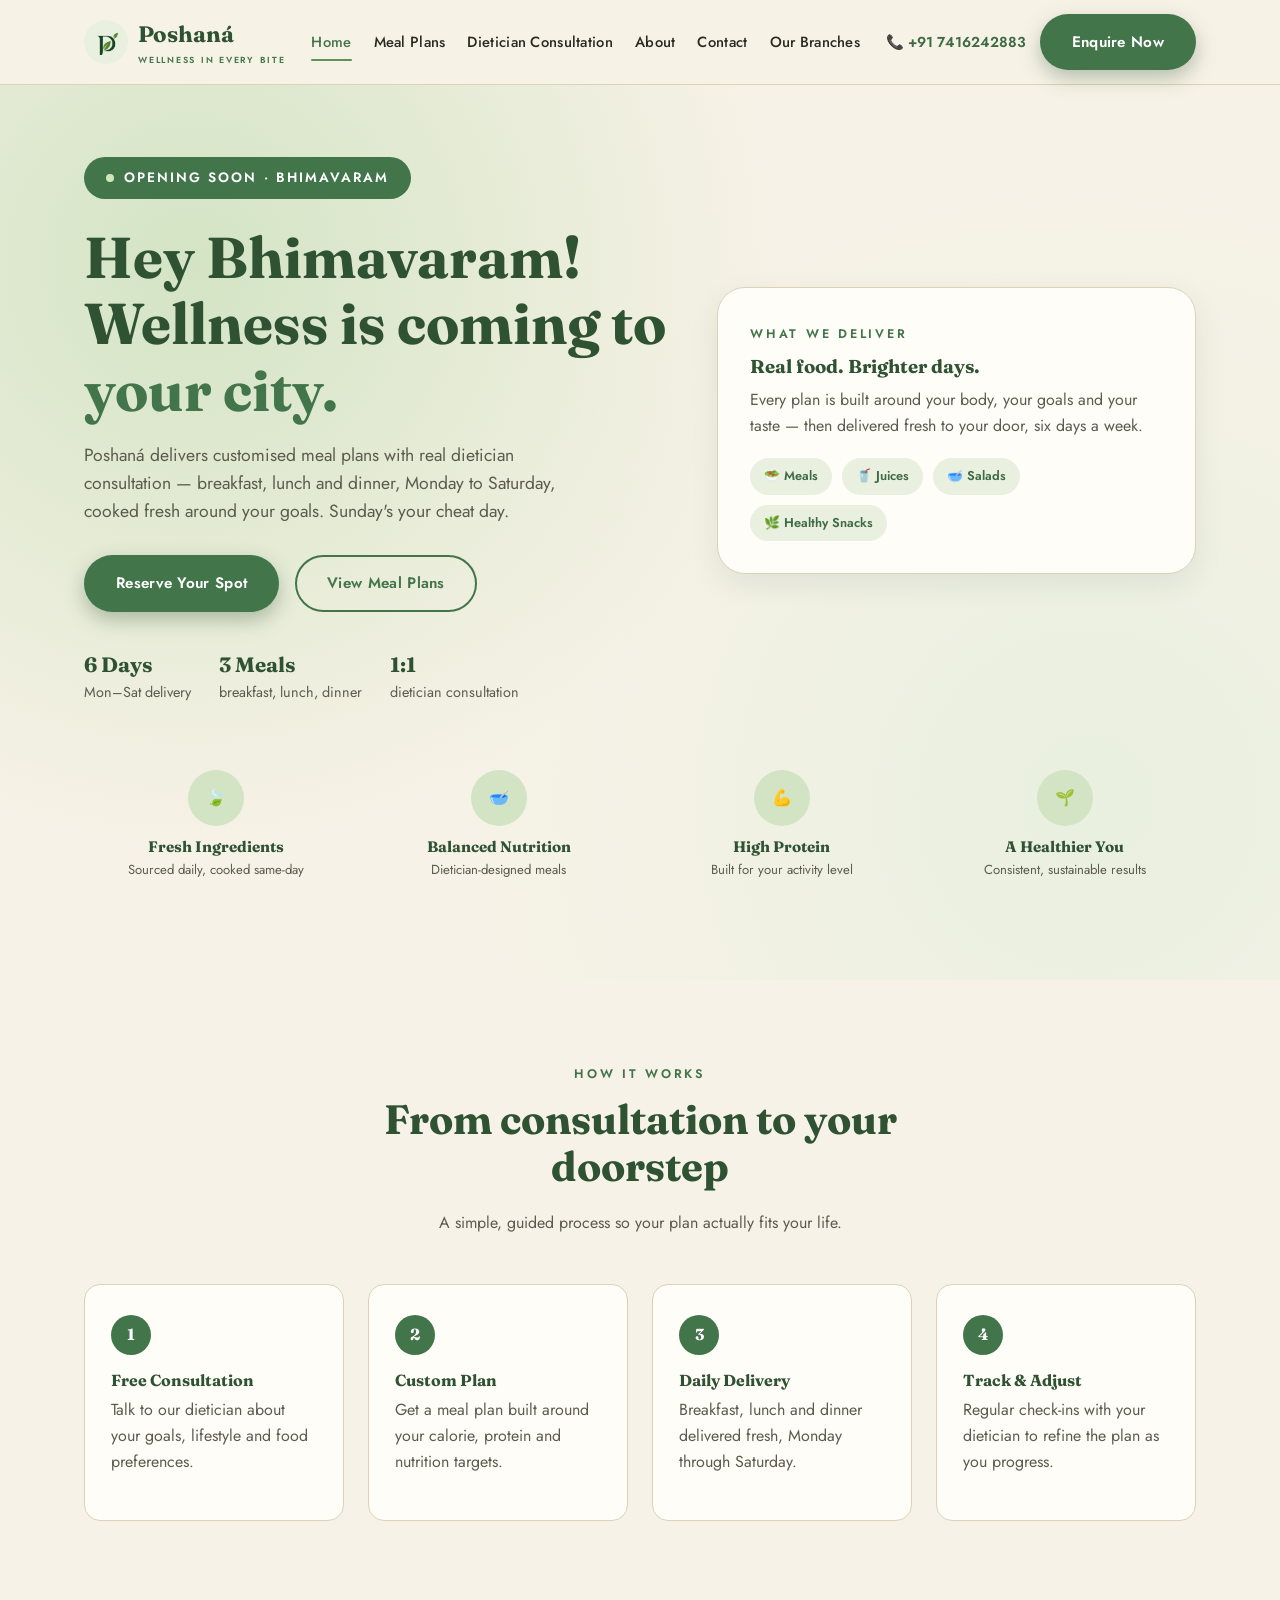
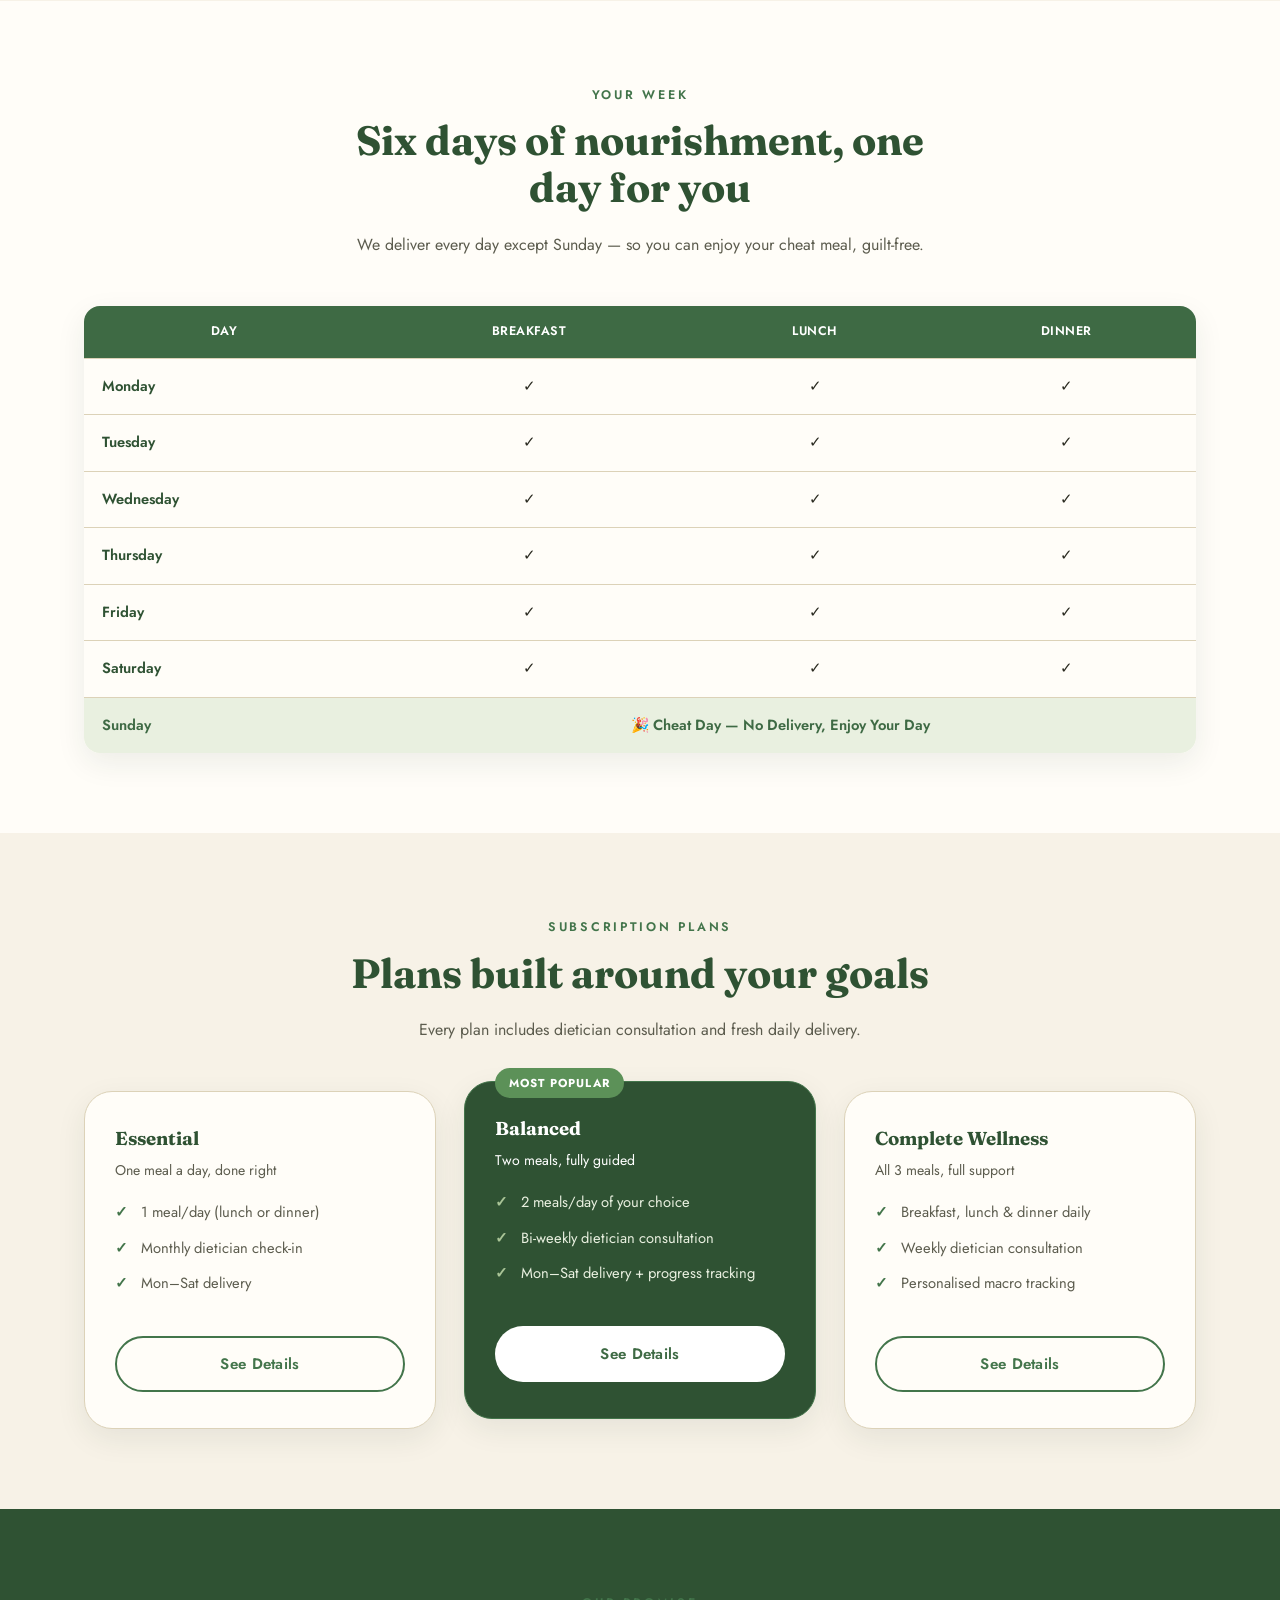
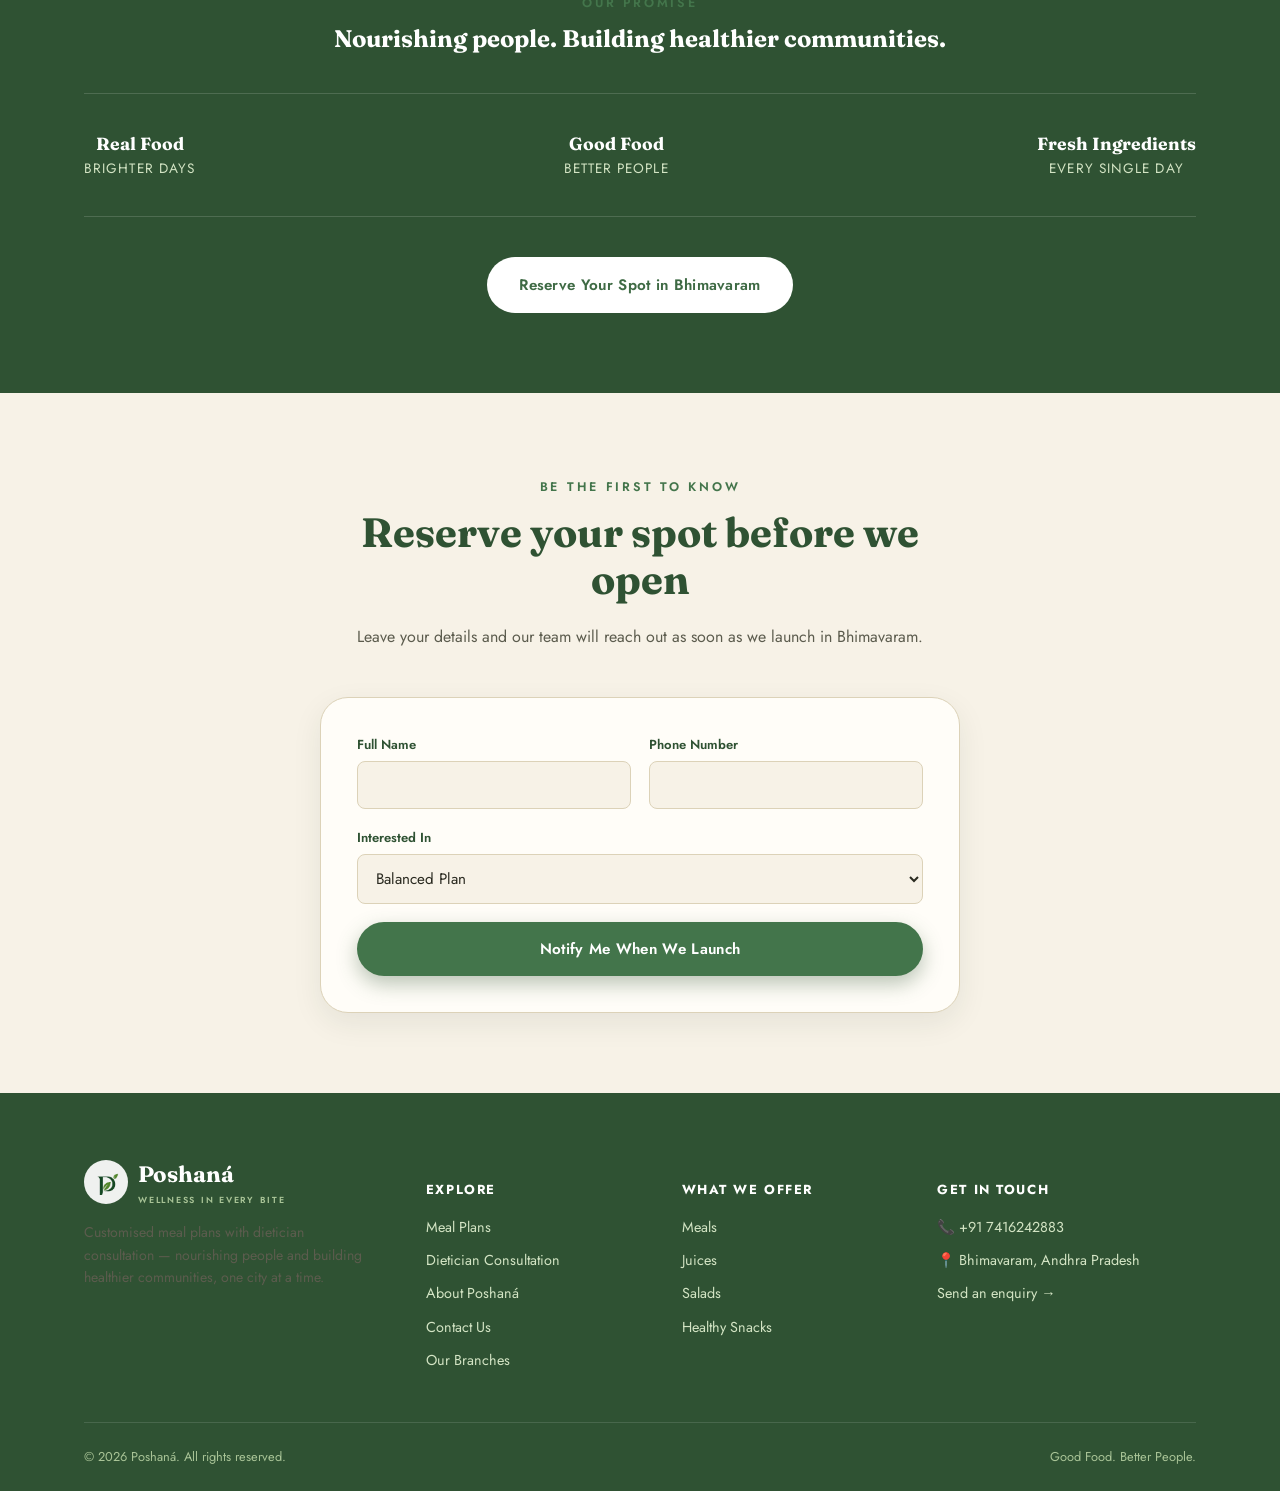
<file: index.html>
<!DOCTYPE html>
<html lang="en">
<head>
<meta charset="UTF-8">
<meta name="viewport" content="width=device-width, initial-scale=1.0">
<title>Poshaná | Wellness in Every Bite — Opening Soon in Bhimavaram</title>
<meta name="description" content="Poshaná delivers customised meal plans with dietician consultation — breakfast, lunch and dinner, Monday to Saturday. Opening soon in Bhimavaram.">
<link rel="icon" type="image/png" href="assets/favicon.png">
<link rel="preconnect" href="https://fonts.googleapis.com">
<link rel="preconnect" href="https://fonts.gstatic.com" crossorigin>
<link href="https://fonts.googleapis.com/css2?family=Fraunces:opsz,wght@9..144,500;9..144,600;9..144,700&family=Jost:wght@400;500;600;700&display=swap" rel="stylesheet">
<link rel="stylesheet" href="css/styles.css">
</head>
<body>

<header class="site-header">
  <nav class="nav">
    <a href="index.html" class="brand">
      <span class="brand-mark"><img src="assets/logo-icon.png" alt="Poshaná logo"></span>
      <span class="brand-text">Poshaná<small>Wellness in Every Bite</small></span>
    </a>
    <ul class="nav-links">
      <li><a href="index.html">Home</a></li>
      <li><a href="plans.html">Meal Plans</a></li>
      <li><a href="dietician.html">Dietician Consultation</a></li>
      <li><a href="about.html">About</a></li>
      <li><a href="contact.html">Contact</a></li>
      <li><a href="branches.html">Our Branches</a></li>
      <li class="nav-links-mobile"><a href="tel:+917416242883">📞 +91 7416242883</a></li>
      <li class="nav-links-mobile"><a href="contact.html#enquire" class="btn btn-primary btn-block">Enquire Now</a></li>
    </ul>
    <div class="nav-cta">
      <a href="tel:+917416242883" class="nav-phone nav-phone-text">📞 +91 7416242883</a>
      <a href="contact.html#enquire" class="btn btn-primary">Enquire Now</a>
      <button class="nav-toggle" aria-label="Toggle menu"><span></span><span></span><span></span></button>
    </div>
  </nav>
</header>

<section class="hero">
  <div class="container">
    <div class="hero-grid">
      <div>
        <span class="hero-badge"><span class="dot"></span> Opening Soon · Bhimavaram</span>
        <h1>Hey Bhimavaram! Wellness is coming to <span class="accent">your city.</span></h1>
        <p class="hero-lede">Poshaná delivers customised meal plans with real dietician consultation — breakfast, lunch and dinner, Monday to Saturday, cooked fresh around your goals. Sunday's your cheat day.</p>
        <div class="hero-actions">
          <a href="contact.html#enquire" class="btn btn-primary">Reserve Your Spot</a>
          <a href="plans.html" class="btn btn-outline">View Meal Plans</a>
        </div>
        <div class="hero-meta">
          <div><strong>6 Days</strong> Mon–Sat delivery</div>
          <div><strong>3 Meals</strong> breakfast, lunch, dinner</div>
          <div><strong>1:1</strong> dietician consultation</div>
        </div>
      </div>
      <div class="hero-art">
        <span class="eyebrow">What we deliver</span>
        <h3>Real food. Brighter days.</h3>
        <p>Every plan is built around your body, your goals and your taste — then delivered fresh to your door, six days a week.</p>
        <div class="hero-tags">
          <span class="hero-tag">🥗 Meals</span>
          <span class="hero-tag">🥤 Juices</span>
          <span class="hero-tag">🥣 Salads</span>
          <span class="hero-tag">🌿 Healthy Snacks</span>
        </div>
      </div>
    </div>

    <div class="feature-strip">
      <div class="feature-item">
        <div class="feature-icon">🍃</div>
        <h4>Fresh Ingredients</h4>
        <p>Sourced daily, cooked same-day</p>
      </div>
      <div class="feature-item">
        <div class="feature-icon">🥣</div>
        <h4>Balanced Nutrition</h4>
        <p>Dietician-designed meals</p>
      </div>
      <div class="feature-item">
        <div class="feature-icon">💪</div>
        <h4>High Protein</h4>
        <p>Built for your activity level</p>
      </div>
      <div class="feature-item">
        <div class="feature-icon">🌱</div>
        <h4>A Healthier You</h4>
        <p>Consistent, sustainable results</p>
      </div>
    </div>
  </div>
</section>

<section class="section">
  <div class="container">
    <div class="section-header">
      <span class="eyebrow">How it works</span>
      <h2>From consultation to your doorstep</h2>
      <p>A simple, guided process so your plan actually fits your life.</p>
    </div>
    <div class="grid-4">
      <div class="step-card">
        <div class="step-num">1</div>
        <h4>Free Consultation</h4>
        <p>Talk to our dietician about your goals, lifestyle and food preferences.</p>
      </div>
      <div class="step-card">
        <div class="step-num">2</div>
        <h4>Custom Plan</h4>
        <p>Get a meal plan built around your calorie, protein and nutrition targets.</p>
      </div>
      <div class="step-card">
        <div class="step-num">3</div>
        <h4>Daily Delivery</h4>
        <p>Breakfast, lunch and dinner delivered fresh, Monday through Saturday.</p>
      </div>
      <div class="step-card">
        <div class="step-num">4</div>
        <h4>Track & Adjust</h4>
        <p>Regular check-ins with your dietician to refine the plan as you progress.</p>
      </div>
    </div>
  </div>
</section>

<section class="section section-alt">
  <div class="container">
    <div class="section-header">
      <span class="eyebrow">Your week</span>
      <h2>Six days of nourishment, one day for you</h2>
      <p>We deliver every day except Sunday — so you can enjoy your cheat meal, guilt-free.</p>
    </div>
    <div class="table-scroll">
    <table class="schedule-table">
      <thead>
        <tr><th>Day</th><th>Breakfast</th><th>Lunch</th><th>Dinner</th></tr>
      </thead>
      <tbody>
        <tr><td class="day-name">Monday</td><td>✓</td><td>✓</td><td>✓</td></tr>
        <tr><td class="day-name">Tuesday</td><td>✓</td><td>✓</td><td>✓</td></tr>
        <tr><td class="day-name">Wednesday</td><td>✓</td><td>✓</td><td>✓</td></tr>
        <tr><td class="day-name">Thursday</td><td>✓</td><td>✓</td><td>✓</td></tr>
        <tr><td class="day-name">Friday</td><td>✓</td><td>✓</td><td>✓</td></tr>
        <tr><td class="day-name">Saturday</td><td>✓</td><td>✓</td><td>✓</td></tr>
        <tr class="cheat-day"><td class="day-name">Sunday</td><td colspan="3">🎉 Cheat Day — No Delivery, Enjoy Your Day</td></tr>
      </tbody>
    </table>
    </div>
  </div>
</section>

<section class="section">
  <div class="container">
    <div class="section-header">
      <span class="eyebrow">Subscription plans</span>
      <h2>Plans built around your goals</h2>
      <p>Every plan includes dietician consultation and fresh daily delivery.</p>
    </div>
    <div class="grid-3">
      <div class="plan-card">
        <h3>Essential</h3>
        <p class="plan-tagline">One meal a day, done right</p>
        <ul class="plan-feature-list">
          <li>1 meal/day (lunch or dinner)</li>
          <li>Monthly dietician check-in</li>
          <li>Mon–Sat delivery</li>
        </ul>
        <a href="plans.html" class="btn btn-outline btn-block">See Details</a>
      </div>
      <div class="plan-card featured">
        <span class="plan-badge">Most Popular</span>
        <h3>Balanced</h3>
        <p class="plan-tagline">Two meals, fully guided</p>
        <ul class="plan-feature-list">
          <li>2 meals/day of your choice</li>
          <li>Bi-weekly dietician consultation</li>
          <li>Mon–Sat delivery + progress tracking</li>
        </ul>
        <a href="plans.html" class="btn btn-light btn-block">See Details</a>
      </div>
      <div class="plan-card">
        <h3>Complete Wellness</h3>
        <p class="plan-tagline">All 3 meals, full support</p>
        <ul class="plan-feature-list">
          <li>Breakfast, lunch & dinner daily</li>
          <li>Weekly dietician consultation</li>
          <li>Personalised macro tracking</li>
        </ul>
        <a href="plans.html" class="btn btn-outline btn-block">See Details</a>
      </div>
    </div>
  </div>
</section>

<section class="section section-dark">
  <div class="container text-center">
    <span class="eyebrow">Our promise</span>
    <h2>Nourishing people. Building healthier communities.</h2>
    <div class="mission-strip">
      <div><strong>Real Food</strong>Brighter Days</div>
      <div><strong>Good Food</strong>Better People</div>
      <div><strong>Fresh Ingredients</strong>Every Single Day</div>
    </div>
    <a href="contact.html#enquire" class="btn btn-light">Reserve Your Spot in Bhimavaram</a>
  </div>
</section>

<section class="section" id="enquire">
  <div class="container">
    <div class="section-header">
      <span class="eyebrow">Be the first to know</span>
      <h2>Reserve your spot before we open</h2>
      <p>Leave your details and our team will reach out as soon as we launch in Bhimavaram.</p>
    </div>
    <div class="form-wrap" style="max-width:640px;margin:0 auto;">
      <form class="enquiry-form" data-source="home-hero">
        <div class="form-row">
          <div class="field">
            <label for="h-name">Full Name</label>
            <input type="text" id="h-name" name="name" required>
          </div>
          <div class="field">
            <label for="h-phone">Phone Number</label>
            <input type="tel" id="h-phone" name="phone" required>
          </div>
        </div>
        <div class="field">
          <label for="h-plan">Interested In</label>
          <select id="h-plan" name="plan">
            <option value="Essential">Essential Plan</option>
            <option value="Balanced" selected>Balanced Plan</option>
            <option value="Complete Wellness">Complete Wellness Plan</option>
            <option value="Not sure yet">Not sure yet</option>
          </select>
        </div>
        <button type="submit" class="btn btn-primary btn-block">Notify Me When We Launch</button>
        <p class="form-status"></p>
      </form>
    </div>
  </div>
</section>

<footer class="site-footer">
  <div class="container">
    <div class="footer-grid">
      <div class="footer-brand">
        <a href="index.html" class="brand">
          <span class="brand-mark"><img src="assets/logo-icon.png" alt="Poshaná logo"></span>
          <span class="brand-text">Poshaná<small>Wellness in Every Bite</small></span>
        </a>
        <p class="footer-about">Customised meal plans with dietician consultation — nourishing people and building healthier communities, one city at a time.</p>
      </div>
      <div class="footer-col">
        <h5>Explore</h5>
        <ul>
          <li><a href="plans.html">Meal Plans</a></li>
          <li><a href="dietician.html">Dietician Consultation</a></li>
          <li><a href="about.html">About Poshaná</a></li>
          <li><a href="contact.html">Contact Us</a></li>
          <li><a href="branches.html">Our Branches</a></li>
        </ul>
      </div>
      <div class="footer-col">
        <h5>What We Offer</h5>
        <ul>
          <li>Meals</li>
          <li>Juices</li>
          <li>Salads</li>
          <li>Healthy Snacks</li>
        </ul>
      </div>
      <div class="footer-col">
        <h5>Get In Touch</h5>
        <ul>
          <li>📞 <a href="tel:+917416242883">+91 7416242883</a></li>
          <li>📍 Bhimavaram, Andhra Pradesh</li>
          <li><a href="contact.html#enquire">Send an enquiry →</a></li>
        </ul>
      </div>
    </div>
    <div class="footer-bottom">
      <span>© <span class="current-year">2026</span> Poshaná. All rights reserved.</span>
      <span>Good Food. Better People.</span>
    </div>
  </div>
</footer>

<script type="module" src="js/firebase.js"></script>
<script src="js/script.js"></script>
</body>
</html>
</file>
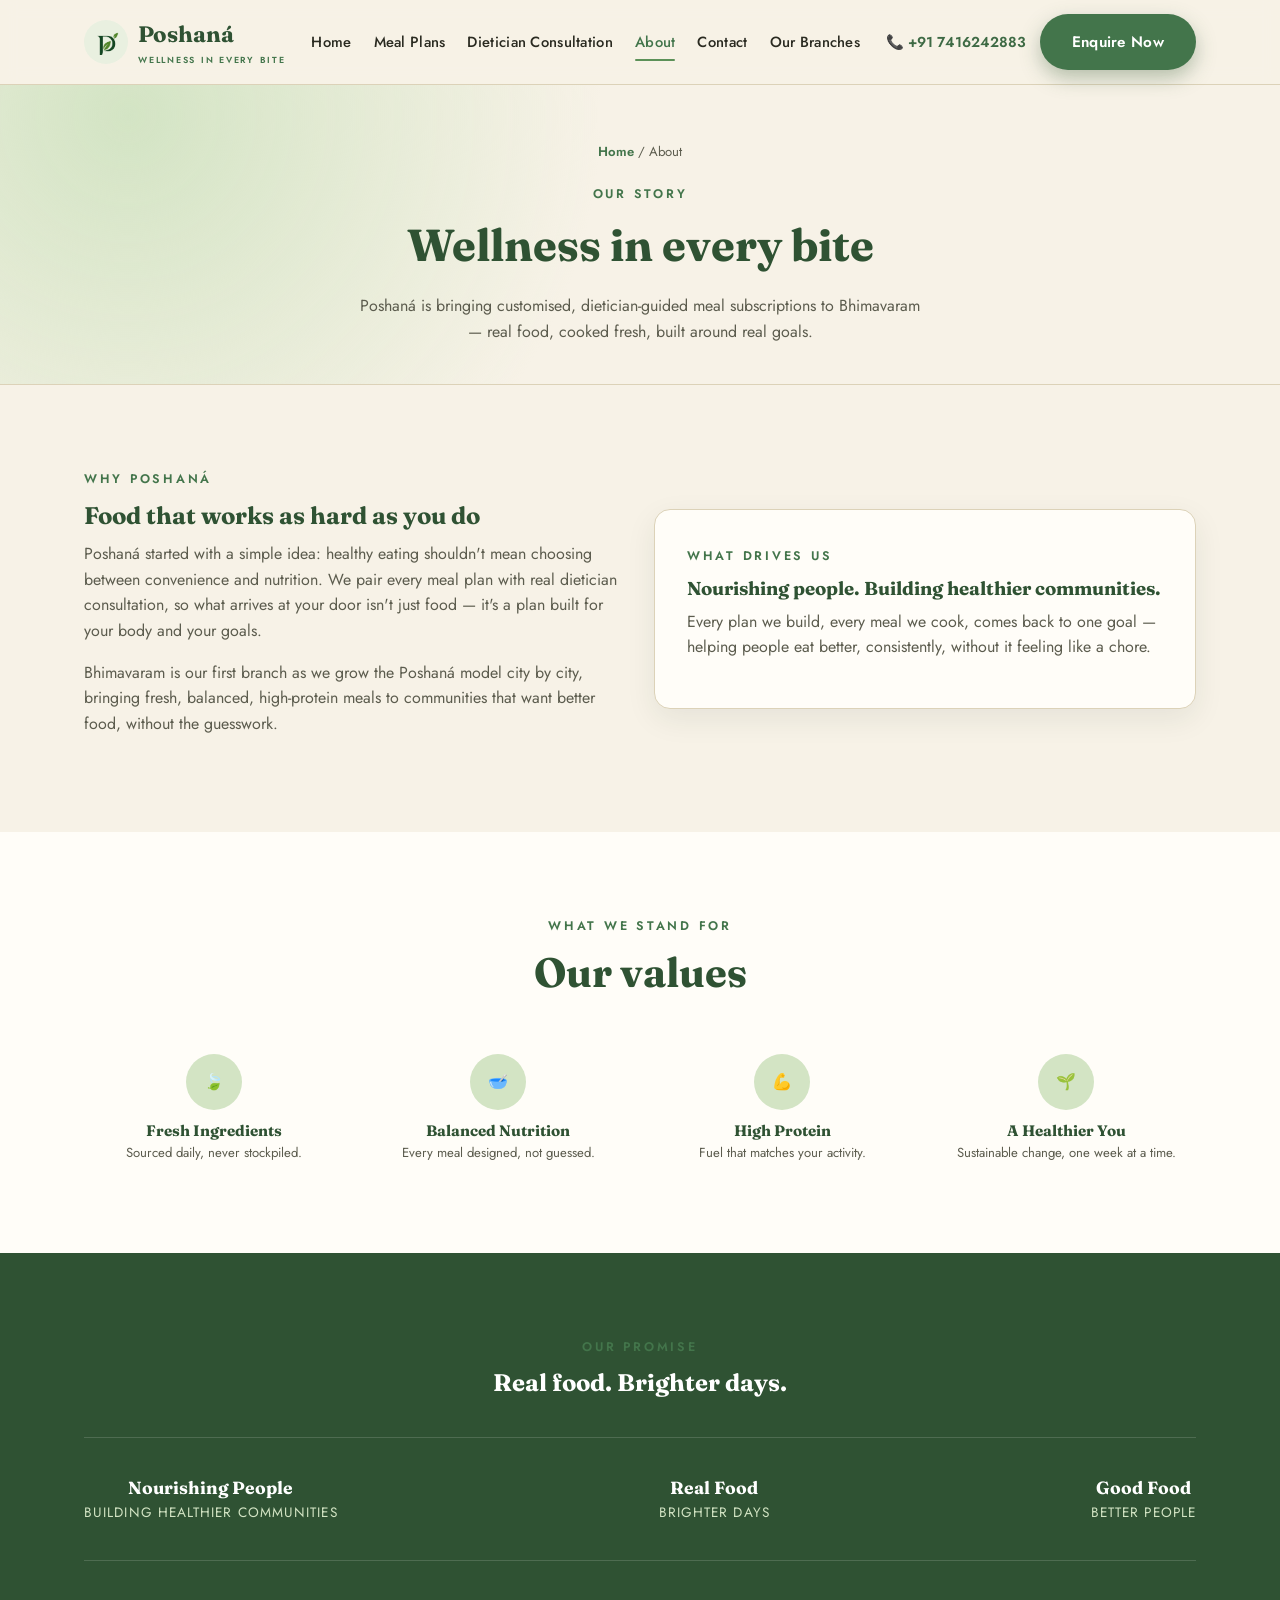
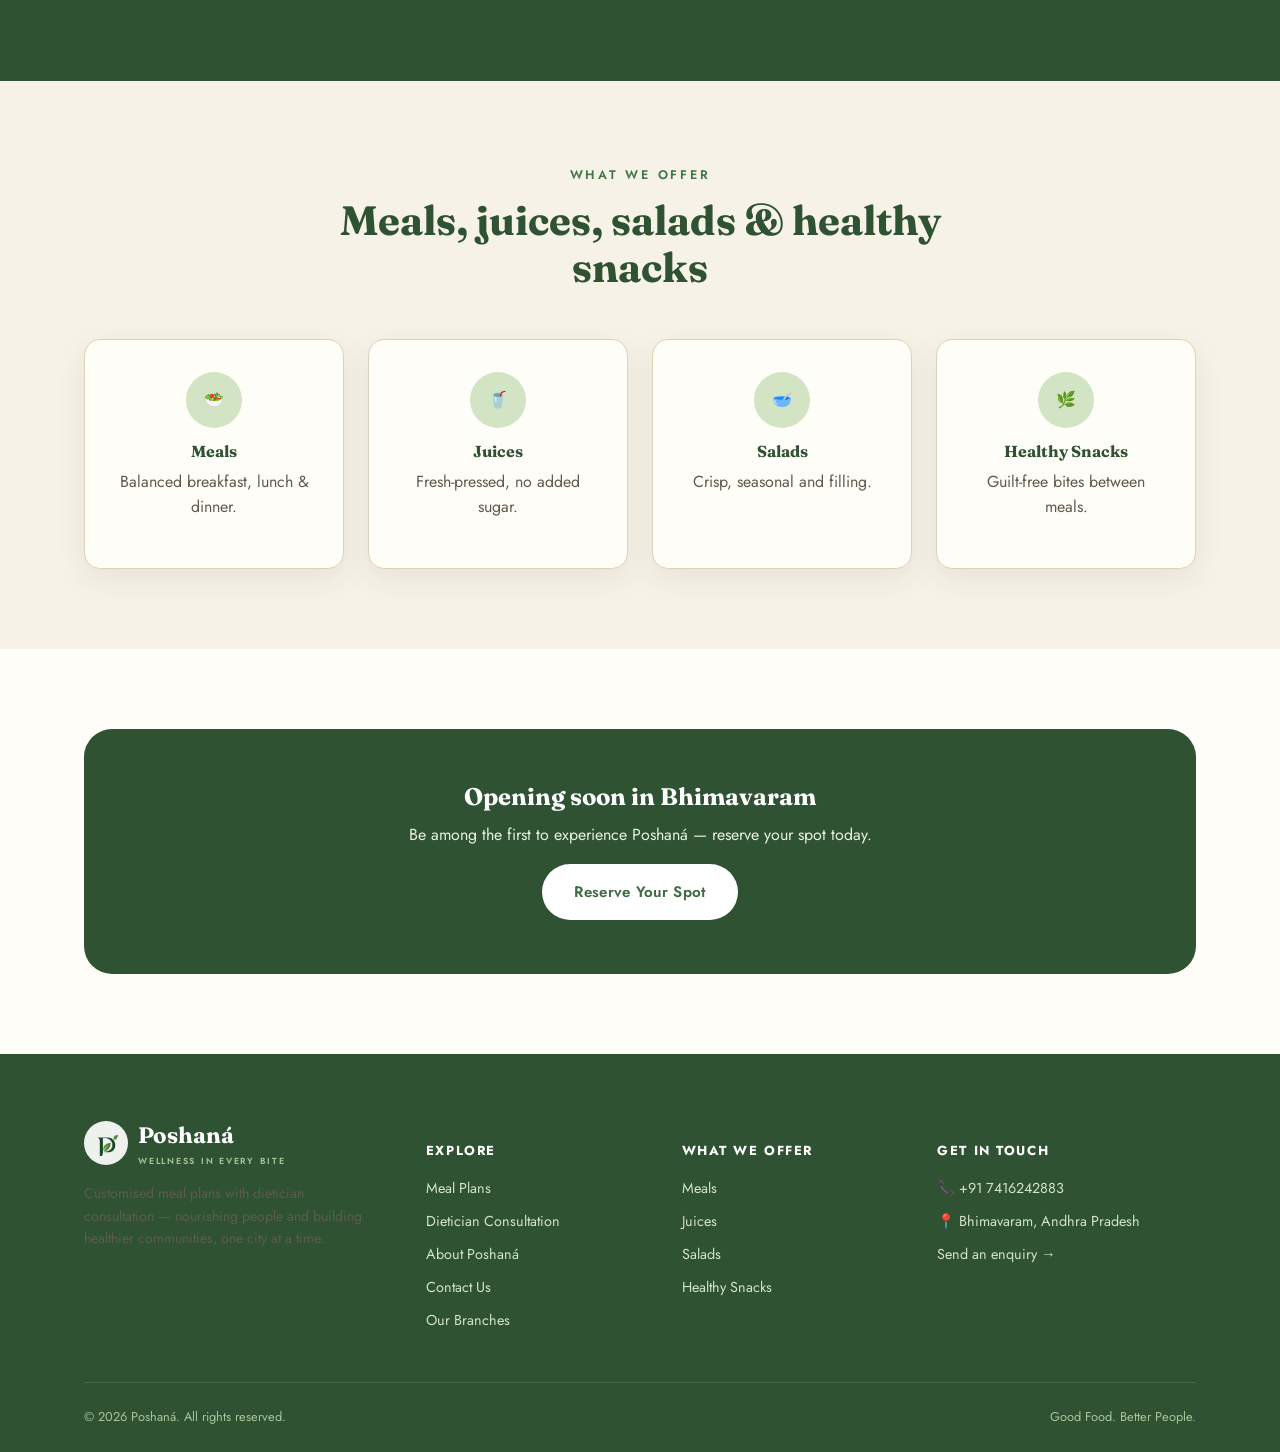
<file: about.html>
<!DOCTYPE html>
<html lang="en">
<head>
<meta charset="UTF-8">
<meta name="viewport" content="width=device-width, initial-scale=1.0">
<title>About Poshaná | Wellness in Every Bite</title>
<meta name="description" content="Poshaná is a food franchise bringing customised, dietician-guided meal plans to Bhimavaram — nourishing people and building healthier communities.">
<link rel="icon" type="image/png" href="assets/favicon.png">
<link rel="preconnect" href="https://fonts.googleapis.com">
<link rel="preconnect" href="https://fonts.gstatic.com" crossorigin>
<link href="https://fonts.googleapis.com/css2?family=Fraunces:opsz,wght@9..144,500;9..144,600;9..144,700&family=Jost:wght@400;500;600;700&display=swap" rel="stylesheet">
<link rel="stylesheet" href="css/styles.css">
</head>
<body>

<header class="site-header">
  <nav class="nav">
    <a href="index.html" class="brand">
      <span class="brand-mark"><img src="assets/logo-icon.png" alt="Poshaná logo"></span>
      <span class="brand-text">Poshaná<small>Wellness in Every Bite</small></span>
    </a>
    <ul class="nav-links">
      <li><a href="index.html">Home</a></li>
      <li><a href="plans.html">Meal Plans</a></li>
      <li><a href="dietician.html">Dietician Consultation</a></li>
      <li><a href="about.html">About</a></li>
      <li><a href="contact.html">Contact</a></li>
      <li><a href="branches.html">Our Branches</a></li>
      <li class="nav-links-mobile"><a href="tel:+917416242883">📞 +91 7416242883</a></li>
      <li class="nav-links-mobile"><a href="contact.html#enquire" class="btn btn-primary btn-block">Enquire Now</a></li>
    </ul>
    <div class="nav-cta">
      <a href="tel:+917416242883" class="nav-phone nav-phone-text">📞 +91 7416242883</a>
      <a href="contact.html#enquire" class="btn btn-primary">Enquire Now</a>
      <button class="nav-toggle" aria-label="Toggle menu"><span></span><span></span><span></span></button>
    </div>
  </nav>
</header>

<section class="page-header">
  <div class="container">
    <div class="breadcrumb"><a href="index.html">Home</a> / About</div>
    <span class="eyebrow">Our story</span>
    <h1>Wellness in every bite</h1>
    <p>Poshaná is bringing customised, dietician-guided meal subscriptions to Bhimavaram — real food, cooked fresh, built around real goals.</p>
  </div>
</section>

<section class="section">
  <div class="container grid-2" style="align-items:center;">
    <div>
      <span class="eyebrow">Why Poshaná</span>
      <h2>Food that works as hard as you do</h2>
      <p>Poshaná started with a simple idea: healthy eating shouldn't mean choosing between convenience and nutrition. We pair every meal plan with real dietician consultation, so what arrives at your door isn't just food — it's a plan built for your body and your goals.</p>
      <p>Bhimavaram is our first branch as we grow the Poshaná model city by city, bringing fresh, balanced, high-protein meals to communities that want better food, without the guesswork.</p>
    </div>
    <div class="card">
      <span class="eyebrow">What drives us</span>
      <h3>Nourishing people. Building healthier communities.</h3>
      <p>Every plan we build, every meal we cook, comes back to one goal — helping people eat better, consistently, without it feeling like a chore.</p>
    </div>
  </div>
</section>

<section class="section section-alt">
  <div class="container">
    <div class="section-header">
      <span class="eyebrow">What we stand for</span>
      <h2>Our values</h2>
    </div>
    <div class="grid-4">
      <div class="feature-item">
        <div class="feature-icon">🍃</div>
        <h4>Fresh Ingredients</h4>
        <p>Sourced daily, never stockpiled.</p>
      </div>
      <div class="feature-item">
        <div class="feature-icon">🥣</div>
        <h4>Balanced Nutrition</h4>
        <p>Every meal designed, not guessed.</p>
      </div>
      <div class="feature-item">
        <div class="feature-icon">💪</div>
        <h4>High Protein</h4>
        <p>Fuel that matches your activity.</p>
      </div>
      <div class="feature-item">
        <div class="feature-icon">🌱</div>
        <h4>A Healthier You</h4>
        <p>Sustainable change, one week at a time.</p>
      </div>
    </div>
  </div>
</section>

<section class="section section-dark">
  <div class="container text-center">
    <span class="eyebrow">Our promise</span>
    <h2>Real food. Brighter days.</h2>
    <div class="mission-strip">
      <div><strong>Nourishing People</strong>Building Healthier Communities</div>
      <div><strong>Real Food</strong>Brighter Days</div>
      <div><strong>Good Food</strong>Better People</div>
    </div>
  </div>
</section>

<section class="section">
  <div class="container">
    <div class="section-header">
      <span class="eyebrow">What we offer</span>
      <h2>Meals, juices, salads & healthy snacks</h2>
    </div>
    <div class="grid-4">
      <div class="card text-center">
        <div class="feature-icon" style="margin:0 auto 14px;">🥗</div>
        <h4>Meals</h4>
        <p>Balanced breakfast, lunch & dinner.</p>
      </div>
      <div class="card text-center">
        <div class="feature-icon" style="margin:0 auto 14px;">🥤</div>
        <h4>Juices</h4>
        <p>Fresh-pressed, no added sugar.</p>
      </div>
      <div class="card text-center">
        <div class="feature-icon" style="margin:0 auto 14px;">🥣</div>
        <h4>Salads</h4>
        <p>Crisp, seasonal and filling.</p>
      </div>
      <div class="card text-center">
        <div class="feature-icon" style="margin:0 auto 14px;">🌿</div>
        <h4>Healthy Snacks</h4>
        <p>Guilt-free bites between meals.</p>
      </div>
    </div>
  </div>
</section>

<section class="section section-alt">
  <div class="container">
    <div class="cta-banner" style="background:var(--green-900);">
      <h2>Opening soon in Bhimavaram</h2>
      <p>Be among the first to experience Poshaná — reserve your spot today.</p>
      <a href="contact.html#enquire" class="btn btn-light">Reserve Your Spot</a>
    </div>
  </div>
</section>

<footer class="site-footer">
  <div class="container">
    <div class="footer-grid">
      <div class="footer-brand">
        <a href="index.html" class="brand">
          <span class="brand-mark"><img src="assets/logo-icon.png" alt="Poshaná logo"></span>
          <span class="brand-text">Poshaná<small>Wellness in Every Bite</small></span>
        </a>
        <p class="footer-about">Customised meal plans with dietician consultation — nourishing people and building healthier communities, one city at a time.</p>
      </div>
      <div class="footer-col">
        <h5>Explore</h5>
        <ul>
          <li><a href="plans.html">Meal Plans</a></li>
          <li><a href="dietician.html">Dietician Consultation</a></li>
          <li><a href="about.html">About Poshaná</a></li>
          <li><a href="contact.html">Contact Us</a></li>
          <li><a href="branches.html">Our Branches</a></li>
        </ul>
      </div>
      <div class="footer-col">
        <h5>What We Offer</h5>
        <ul>
          <li>Meals</li>
          <li>Juices</li>
          <li>Salads</li>
          <li>Healthy Snacks</li>
        </ul>
      </div>
      <div class="footer-col">
        <h5>Get In Touch</h5>
        <ul>
          <li>📞 <a href="tel:+917416242883">+91 7416242883</a></li>
          <li>📍 Bhimavaram, Andhra Pradesh</li>
          <li><a href="contact.html#enquire">Send an enquiry →</a></li>
        </ul>
      </div>
    </div>
    <div class="footer-bottom">
      <span>© <span class="current-year">2026</span> Poshaná. All rights reserved.</span>
      <span>Good Food. Better People.</span>
    </div>
  </div>
</footer>

<script type="module" src="js/firebase.js"></script>
<script src="js/script.js"></script>
</body>
</html>
</file>
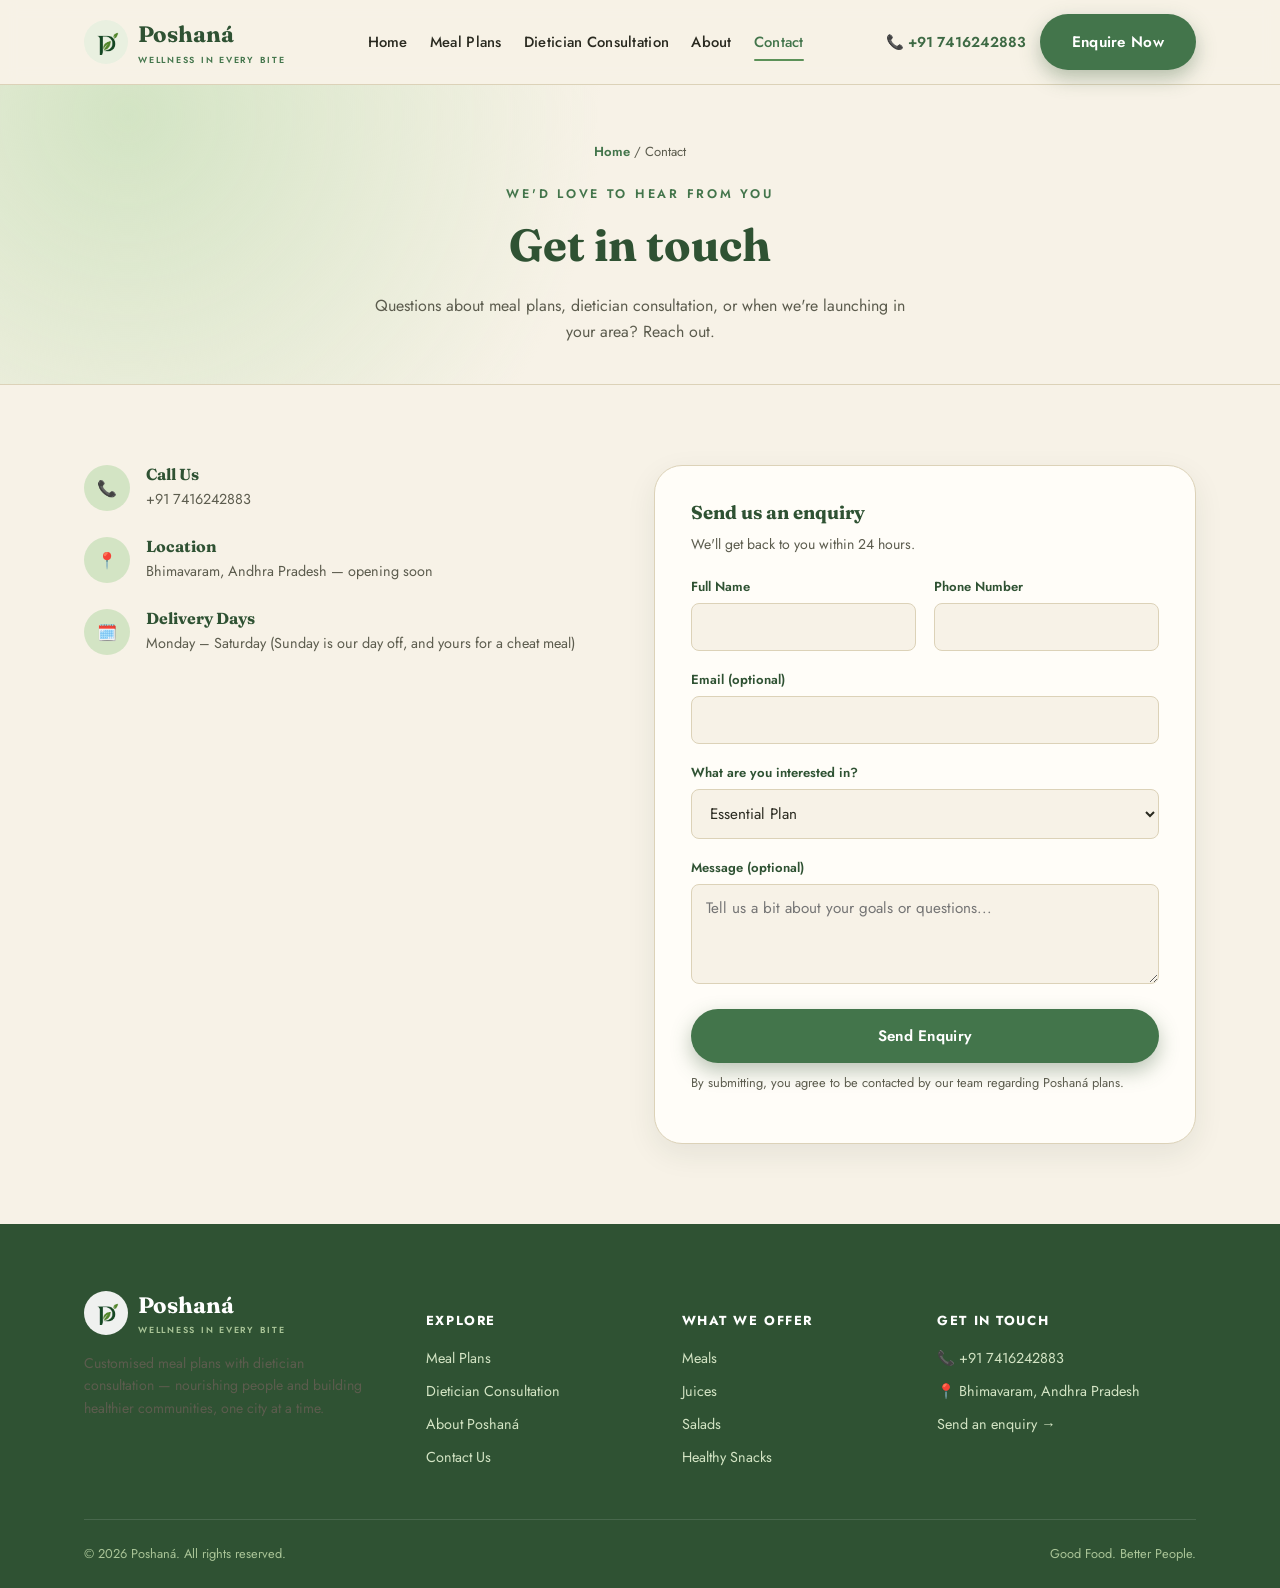
<file: contact.html>
<!DOCTYPE html>
<html lang="en">
<head>
<meta charset="UTF-8">
<meta name="viewport" content="width=device-width, initial-scale=1.0">
<title>Contact Us | Poshaná</title>
<meta name="description" content="Get in touch with Poshaná — reserve your spot in Bhimavaram, book a dietician consultation, or ask about our meal plans.">
<link rel="icon" type="image/png" href="assets/favicon.png">
<link rel="preconnect" href="https://fonts.googleapis.com">
<link rel="preconnect" href="https://fonts.gstatic.com" crossorigin>
<link href="https://fonts.googleapis.com/css2?family=Fraunces:opsz,wght@9..144,500;9..144,600;9..144,700&family=Jost:wght@400;500;600;700&display=swap" rel="stylesheet">
<link rel="stylesheet" href="css/styles.css">
</head>
<body>

<header class="site-header">
  <nav class="nav">
    <a href="index.html" class="brand">
      <span class="brand-mark"><img src="assets/logo-icon.png" alt="Poshaná logo"></span>
      <span class="brand-text">Poshaná<small>Wellness in Every Bite</small></span>
    </a>
    <ul class="nav-links">
      <li><a href="index.html">Home</a></li>
      <li><a href="plans.html">Meal Plans</a></li>
      <li><a href="dietician.html">Dietician Consultation</a></li>
      <li><a href="about.html">About</a></li>
      <li><a href="contact.html">Contact</a></li>
      <li class="nav-links-mobile"><a href="tel:+917416242883">📞 +91 7416242883</a></li>
      <li class="nav-links-mobile"><a href="contact.html#enquire" class="btn btn-primary btn-block">Enquire Now</a></li>
    </ul>
    <div class="nav-cta">
      <a href="tel:+917416242883" class="nav-phone nav-phone-text">📞 +91 7416242883</a>
      <a href="contact.html#enquire" class="btn btn-primary">Enquire Now</a>
      <button class="nav-toggle" aria-label="Toggle menu"><span></span><span></span><span></span></button>
    </div>
  </nav>
</header>

<section class="page-header">
  <div class="container">
    <div class="breadcrumb"><a href="index.html">Home</a> / Contact</div>
    <span class="eyebrow">We'd love to hear from you</span>
    <h1>Get in touch</h1>
    <p>Questions about meal plans, dietician consultation, or when we're launching in your area? Reach out.</p>
  </div>
</section>

<section class="section" id="enquire">
  <div class="container grid-2" style="align-items:start;">
    <div>
      <div class="info-block">
        <div class="info-icon">📞</div>
        <div>
          <h4>Call Us</h4>
          <p><a href="tel:+917416242883">+91 7416242883</a></p>
        </div>
      </div>
      <div class="info-block">
        <div class="info-icon">📍</div>
        <div>
          <h4>Location</h4>
          <p>Bhimavaram, Andhra Pradesh — opening soon</p>
        </div>
      </div>
      <div class="info-block">
        <div class="info-icon">🗓️</div>
        <div>
          <h4>Delivery Days</h4>
          <p>Monday – Saturday (Sunday is our day off, and yours for a cheat meal)</p>
        </div>
      </div>
      <iframe class="map-frame" loading="lazy" src="https://maps.google.com/maps?q=Bhimavaram,Andhra%20Pradesh&t=&z=12&ie=UTF8&iwloc=&output=embed" title="Poshaná location — Bhimavaram"></iframe>
    </div>

    <div class="form-wrap">
      <h3>Send us an enquiry</h3>
      <p class="plan-tagline mt-0">We'll get back to you within 24 hours.</p>
      <form class="enquiry-form" data-source="contact-page">
        <div class="form-row">
          <div class="field">
            <label for="c-name">Full Name</label>
            <input type="text" id="c-name" name="name" required>
          </div>
          <div class="field">
            <label for="c-phone">Phone Number</label>
            <input type="tel" id="c-phone" name="phone" required>
          </div>
        </div>
        <div class="field">
          <label for="c-email">Email (optional)</label>
          <input type="email" id="c-email" name="email">
        </div>
        <div class="field">
          <label for="c-plan">What are you interested in?</label>
          <select id="c-plan" name="plan">
            <option value="Essential">Essential Plan</option>
            <option value="Balanced">Balanced Plan</option>
            <option value="Complete Wellness">Complete Wellness Plan</option>
            <option value="Dietician Consultation">Dietician Consultation Only</option>
            <option value="General Enquiry">General Enquiry</option>
          </select>
        </div>
        <div class="field">
          <label for="c-message">Message (optional)</label>
          <textarea id="c-message" name="message" placeholder="Tell us a bit about your goals or questions..."></textarea>
        </div>
        <button type="submit" class="btn btn-primary btn-block">Send Enquiry</button>
        <p class="form-status"></p>
        <p class="form-note">By submitting, you agree to be contacted by our team regarding Poshaná plans.</p>
      </form>
    </div>
  </div>
</section>

<footer class="site-footer">
  <div class="container">
    <div class="footer-grid">
      <div class="footer-brand">
        <a href="index.html" class="brand">
          <span class="brand-mark"><img src="assets/logo-icon.png" alt="Poshaná logo"></span>
          <span class="brand-text">Poshaná<small>Wellness in Every Bite</small></span>
        </a>
        <p class="footer-about">Customised meal plans with dietician consultation — nourishing people and building healthier communities, one city at a time.</p>
      </div>
      <div class="footer-col">
        <h5>Explore</h5>
        <ul>
          <li><a href="plans.html">Meal Plans</a></li>
          <li><a href="dietician.html">Dietician Consultation</a></li>
          <li><a href="about.html">About Poshaná</a></li>
          <li><a href="contact.html">Contact Us</a></li>
        </ul>
      </div>
      <div class="footer-col">
        <h5>What We Offer</h5>
        <ul>
          <li>Meals</li>
          <li>Juices</li>
          <li>Salads</li>
          <li>Healthy Snacks</li>
        </ul>
      </div>
      <div class="footer-col">
        <h5>Get In Touch</h5>
        <ul>
          <li>📞 <a href="tel:+917416242883">+91 7416242883</a></li>
          <li>📍 Bhimavaram, Andhra Pradesh</li>
          <li><a href="contact.html#enquire">Send an enquiry →</a></li>
        </ul>
      </div>
    </div>
    <div class="footer-bottom">
      <span>© <span class="current-year">2026</span> Poshaná. All rights reserved.</span>
      <span>Good Food. Better People.</span>
    </div>
  </div>
</footer>

<script type="module" src="js/firebase.js"></script>
<script src="js/script.js"></script>
</body>
</html>
</file>
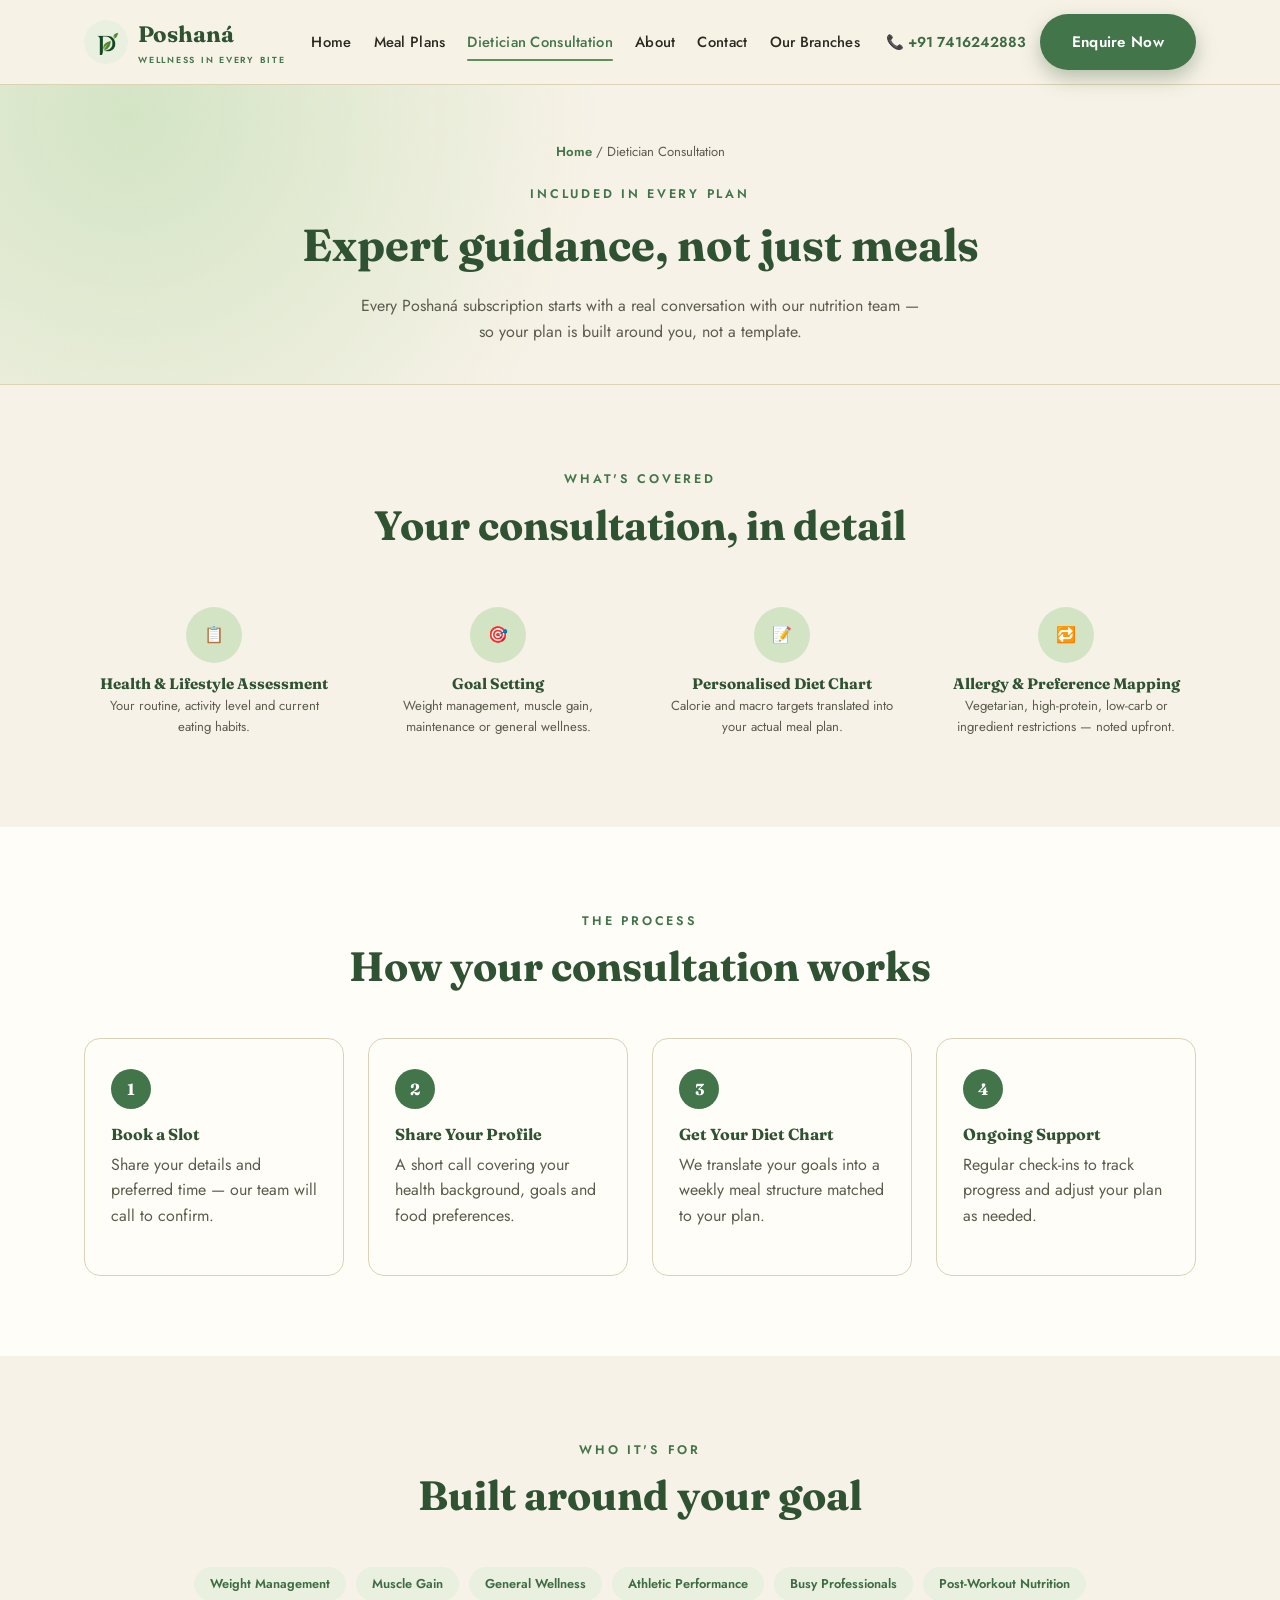
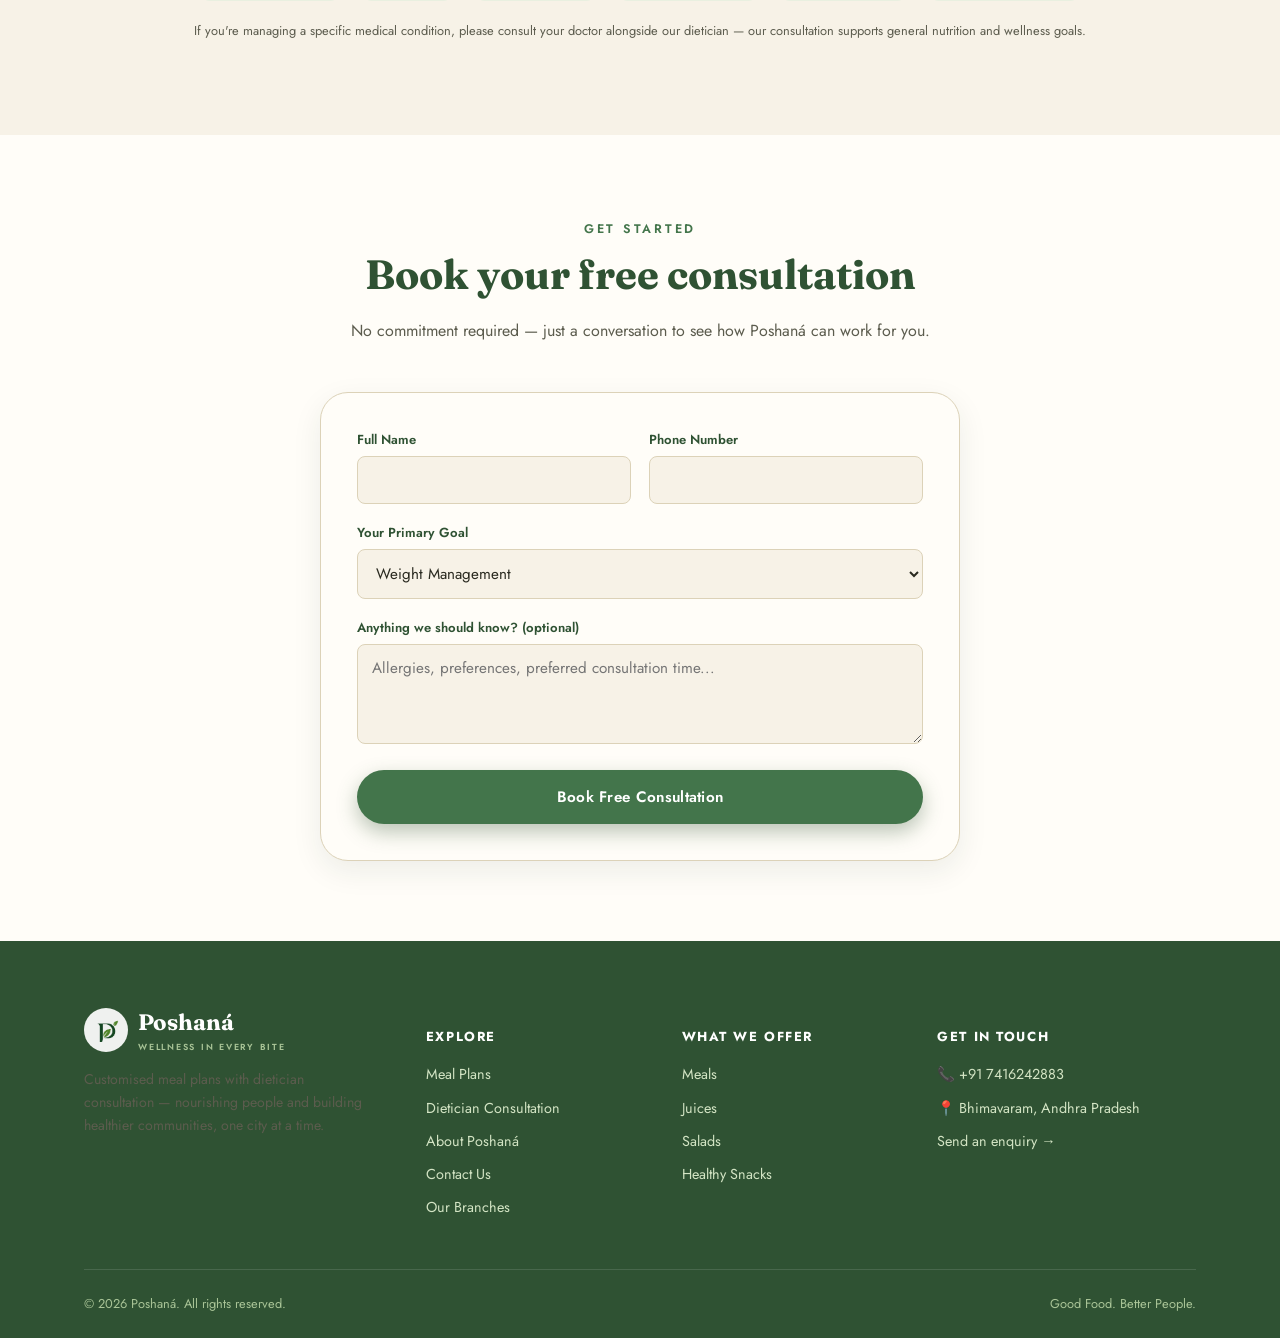
<file: dietician.html>
<!DOCTYPE html>
<html lang="en">
<head>
<meta charset="UTF-8">
<meta name="viewport" content="width=device-width, initial-scale=1.0">
<title>Dietician Consultation | Poshaná</title>
<meta name="description" content="Every Poshaná subscription includes dietician consultation — a personalised diet chart, goal setting and ongoing support.">
<link rel="icon" type="image/png" href="assets/favicon.png">
<link rel="preconnect" href="https://fonts.googleapis.com">
<link rel="preconnect" href="https://fonts.gstatic.com" crossorigin>
<link href="https://fonts.googleapis.com/css2?family=Fraunces:opsz,wght@9..144,500;9..144,600;9..144,700&family=Jost:wght@400;500;600;700&display=swap" rel="stylesheet">
<link rel="stylesheet" href="css/styles.css">
</head>
<body>

<header class="site-header">
  <nav class="nav">
    <a href="index.html" class="brand">
      <span class="brand-mark"><img src="assets/logo-icon.png" alt="Poshaná logo"></span>
      <span class="brand-text">Poshaná<small>Wellness in Every Bite</small></span>
    </a>
    <ul class="nav-links">
      <li><a href="index.html">Home</a></li>
      <li><a href="plans.html">Meal Plans</a></li>
      <li><a href="dietician.html">Dietician Consultation</a></li>
      <li><a href="about.html">About</a></li>
      <li><a href="contact.html">Contact</a></li>
      <li><a href="branches.html">Our Branches</a></li>
      <li class="nav-links-mobile"><a href="tel:+917416242883">📞 +91 7416242883</a></li>
      <li class="nav-links-mobile"><a href="contact.html#enquire" class="btn btn-primary btn-block">Enquire Now</a></li>
    </ul>
    <div class="nav-cta">
      <a href="tel:+917416242883" class="nav-phone nav-phone-text">📞 +91 7416242883</a>
      <a href="contact.html#enquire" class="btn btn-primary">Enquire Now</a>
      <button class="nav-toggle" aria-label="Toggle menu"><span></span><span></span><span></span></button>
    </div>
  </nav>
</header>

<section class="page-header">
  <div class="container">
    <div class="breadcrumb"><a href="index.html">Home</a> / Dietician Consultation</div>
    <span class="eyebrow">Included in every plan</span>
    <h1>Expert guidance, not just meals</h1>
    <p>Every Poshaná subscription starts with a real conversation with our nutrition team — so your plan is built around you, not a template.</p>
  </div>
</section>

<section class="section">
  <div class="container">
    <div class="section-header">
      <span class="eyebrow">What's covered</span>
      <h2>Your consultation, in detail</h2>
    </div>
    <div class="grid-4">
      <div class="feature-item">
        <div class="feature-icon">📋</div>
        <h4>Health & Lifestyle Assessment</h4>
        <p>Your routine, activity level and current eating habits.</p>
      </div>
      <div class="feature-item">
        <div class="feature-icon">🎯</div>
        <h4>Goal Setting</h4>
        <p>Weight management, muscle gain, maintenance or general wellness.</p>
      </div>
      <div class="feature-item">
        <div class="feature-icon">📝</div>
        <h4>Personalised Diet Chart</h4>
        <p>Calorie and macro targets translated into your actual meal plan.</p>
      </div>
      <div class="feature-item">
        <div class="feature-icon">🔁</div>
        <h4>Allergy & Preference Mapping</h4>
        <p>Vegetarian, high-protein, low-carb or ingredient restrictions — noted upfront.</p>
      </div>
    </div>
  </div>
</section>

<section class="section section-alt">
  <div class="container">
    <div class="section-header">
      <span class="eyebrow">The process</span>
      <h2>How your consultation works</h2>
    </div>
    <div class="grid-4">
      <div class="step-card">
        <div class="step-num">1</div>
        <h4>Book a Slot</h4>
        <p>Share your details and preferred time — our team will call to confirm.</p>
      </div>
      <div class="step-card">
        <div class="step-num">2</div>
        <h4>Share Your Profile</h4>
        <p>A short call covering your health background, goals and food preferences.</p>
      </div>
      <div class="step-card">
        <div class="step-num">3</div>
        <h4>Get Your Diet Chart</h4>
        <p>We translate your goals into a weekly meal structure matched to your plan.</p>
      </div>
      <div class="step-card">
        <div class="step-num">4</div>
        <h4>Ongoing Support</h4>
        <p>Regular check-ins to track progress and adjust your plan as needed.</p>
      </div>
    </div>
  </div>
</section>

<section class="section">
  <div class="container">
    <div class="section-header">
      <span class="eyebrow">Who it's for</span>
      <h2>Built around your goal</h2>
    </div>
    <div class="chip-row">
      <span class="chip">Weight Management</span>
      <span class="chip">Muscle Gain</span>
      <span class="chip">General Wellness</span>
      <span class="chip">Athletic Performance</span>
      <span class="chip">Busy Professionals</span>
      <span class="chip">Post-Workout Nutrition</span>
    </div>
    <p class="form-note text-center" style="margin-top:20px;">If you're managing a specific medical condition, please consult your doctor alongside our dietician — our consultation supports general nutrition and wellness goals.</p>
  </div>
</section>

<section class="section section-alt" id="enquire">
  <div class="container">
    <div class="section-header">
      <span class="eyebrow">Get started</span>
      <h2>Book your free consultation</h2>
      <p>No commitment required — just a conversation to see how Poshaná can work for you.</p>
    </div>
    <div class="form-wrap" style="max-width:640px;margin:0 auto;">
      <form class="enquiry-form" data-source="dietician-page">
        <div class="form-row">
          <div class="field">
            <label for="d-name">Full Name</label>
            <input type="text" id="d-name" name="name" required>
          </div>
          <div class="field">
            <label for="d-phone">Phone Number</label>
            <input type="tel" id="d-phone" name="phone" required>
          </div>
        </div>
        <div class="field">
          <label for="d-goal">Your Primary Goal</label>
          <select id="d-goal" name="goal">
            <option>Weight Management</option>
            <option>Muscle Gain</option>
            <option>General Wellness</option>
            <option>Athletic Performance</option>
            <option>Not sure yet</option>
          </select>
        </div>
        <div class="field">
          <label for="d-notes">Anything we should know? (optional)</label>
          <textarea id="d-notes" name="notes" placeholder="Allergies, preferences, preferred consultation time..."></textarea>
        </div>
        <button type="submit" class="btn btn-primary btn-block">Book Free Consultation</button>
        <p class="form-status"></p>
      </form>
    </div>
  </div>
</section>

<footer class="site-footer">
  <div class="container">
    <div class="footer-grid">
      <div class="footer-brand">
        <a href="index.html" class="brand">
          <span class="brand-mark"><img src="assets/logo-icon.png" alt="Poshaná logo"></span>
          <span class="brand-text">Poshaná<small>Wellness in Every Bite</small></span>
        </a>
        <p class="footer-about">Customised meal plans with dietician consultation — nourishing people and building healthier communities, one city at a time.</p>
      </div>
      <div class="footer-col">
        <h5>Explore</h5>
        <ul>
          <li><a href="plans.html">Meal Plans</a></li>
          <li><a href="dietician.html">Dietician Consultation</a></li>
          <li><a href="about.html">About Poshaná</a></li>
          <li><a href="contact.html">Contact Us</a></li>
          <li><a href="branches.html">Our Branches</a></li>
        </ul>
      </div>
      <div class="footer-col">
        <h5>What We Offer</h5>
        <ul>
          <li>Meals</li>
          <li>Juices</li>
          <li>Salads</li>
          <li>Healthy Snacks</li>
        </ul>
      </div>
      <div class="footer-col">
        <h5>Get In Touch</h5>
        <ul>
          <li>📞 <a href="tel:+917416242883">+91 7416242883</a></li>
          <li>📍 Bhimavaram, Andhra Pradesh</li>
          <li><a href="contact.html#enquire">Send an enquiry →</a></li>
        </ul>
      </div>
    </div>
    <div class="footer-bottom">
      <span>© <span class="current-year">2026</span> Poshaná. All rights reserved.</span>
      <span>Good Food. Better People.</span>
    </div>
  </div>
</footer>

<script type="module" src="js/firebase.js"></script>
<script src="js/script.js"></script>
</body>
</html>
</file>
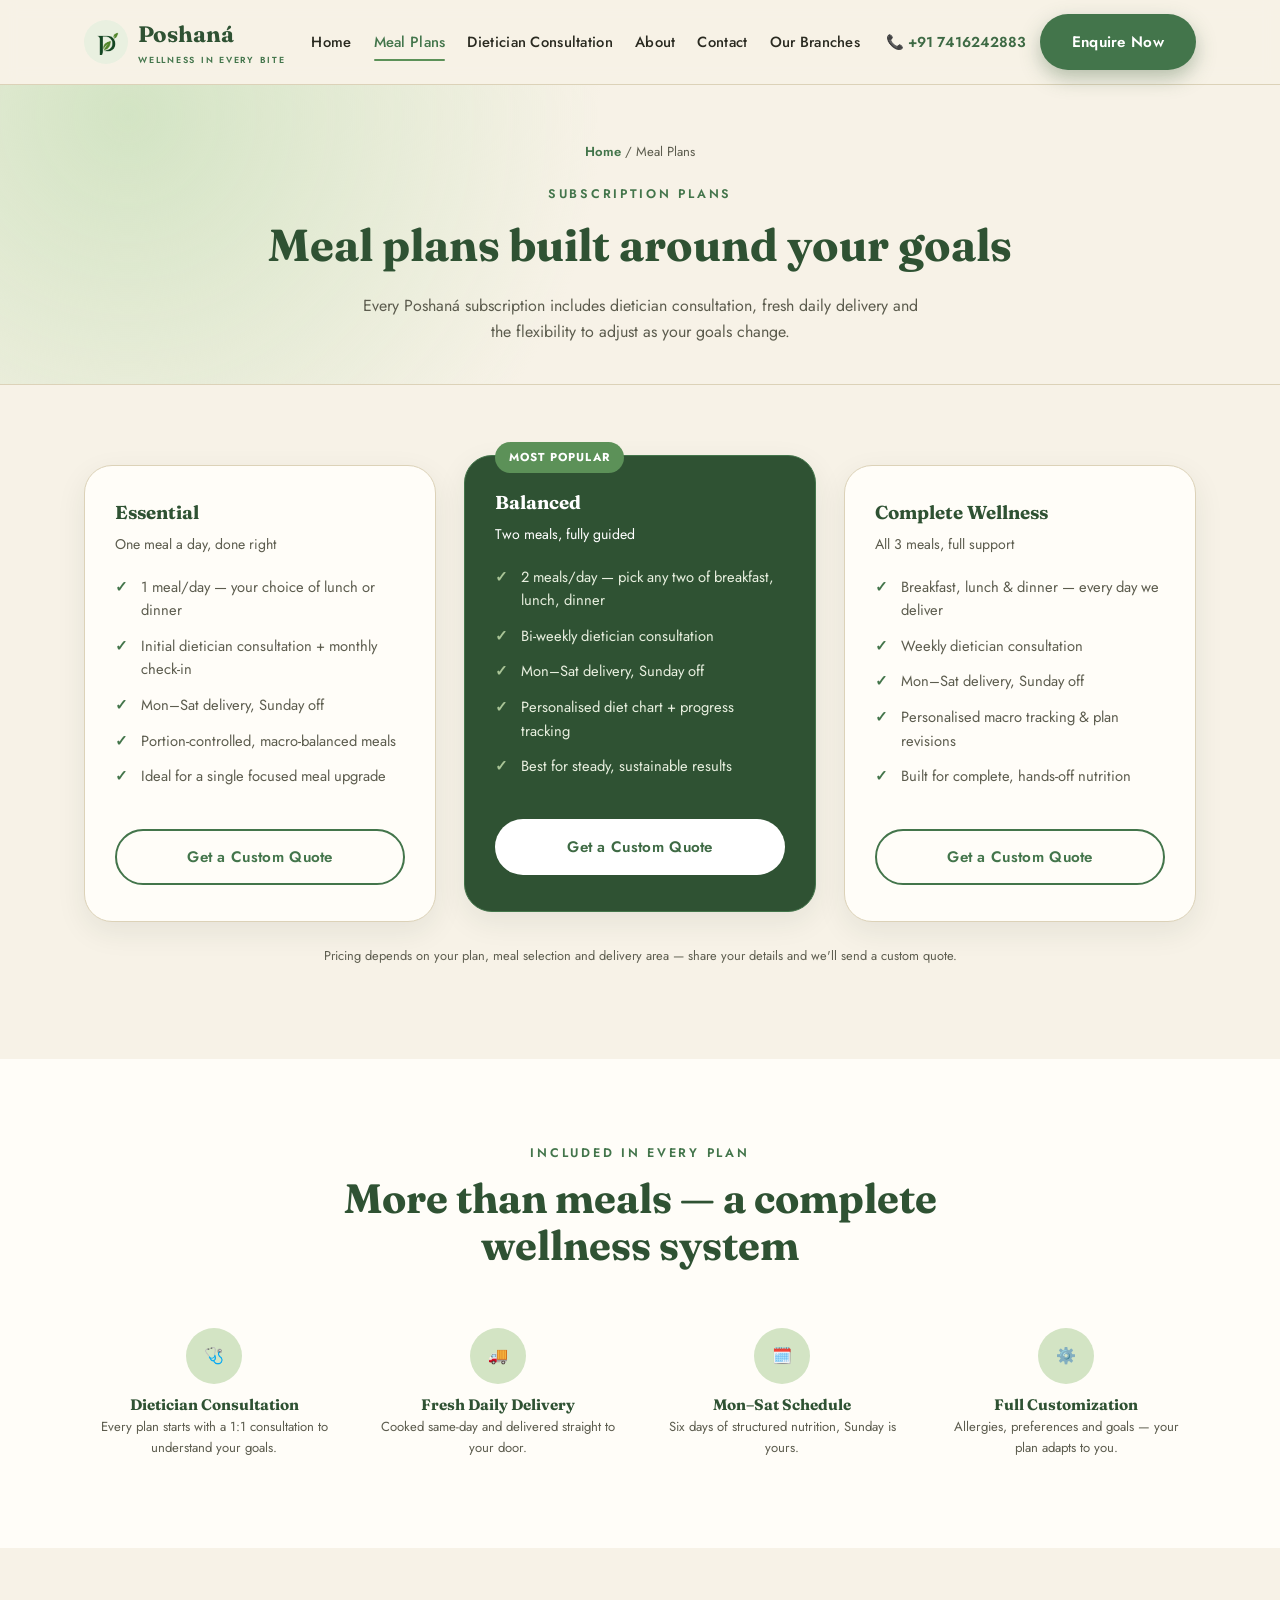
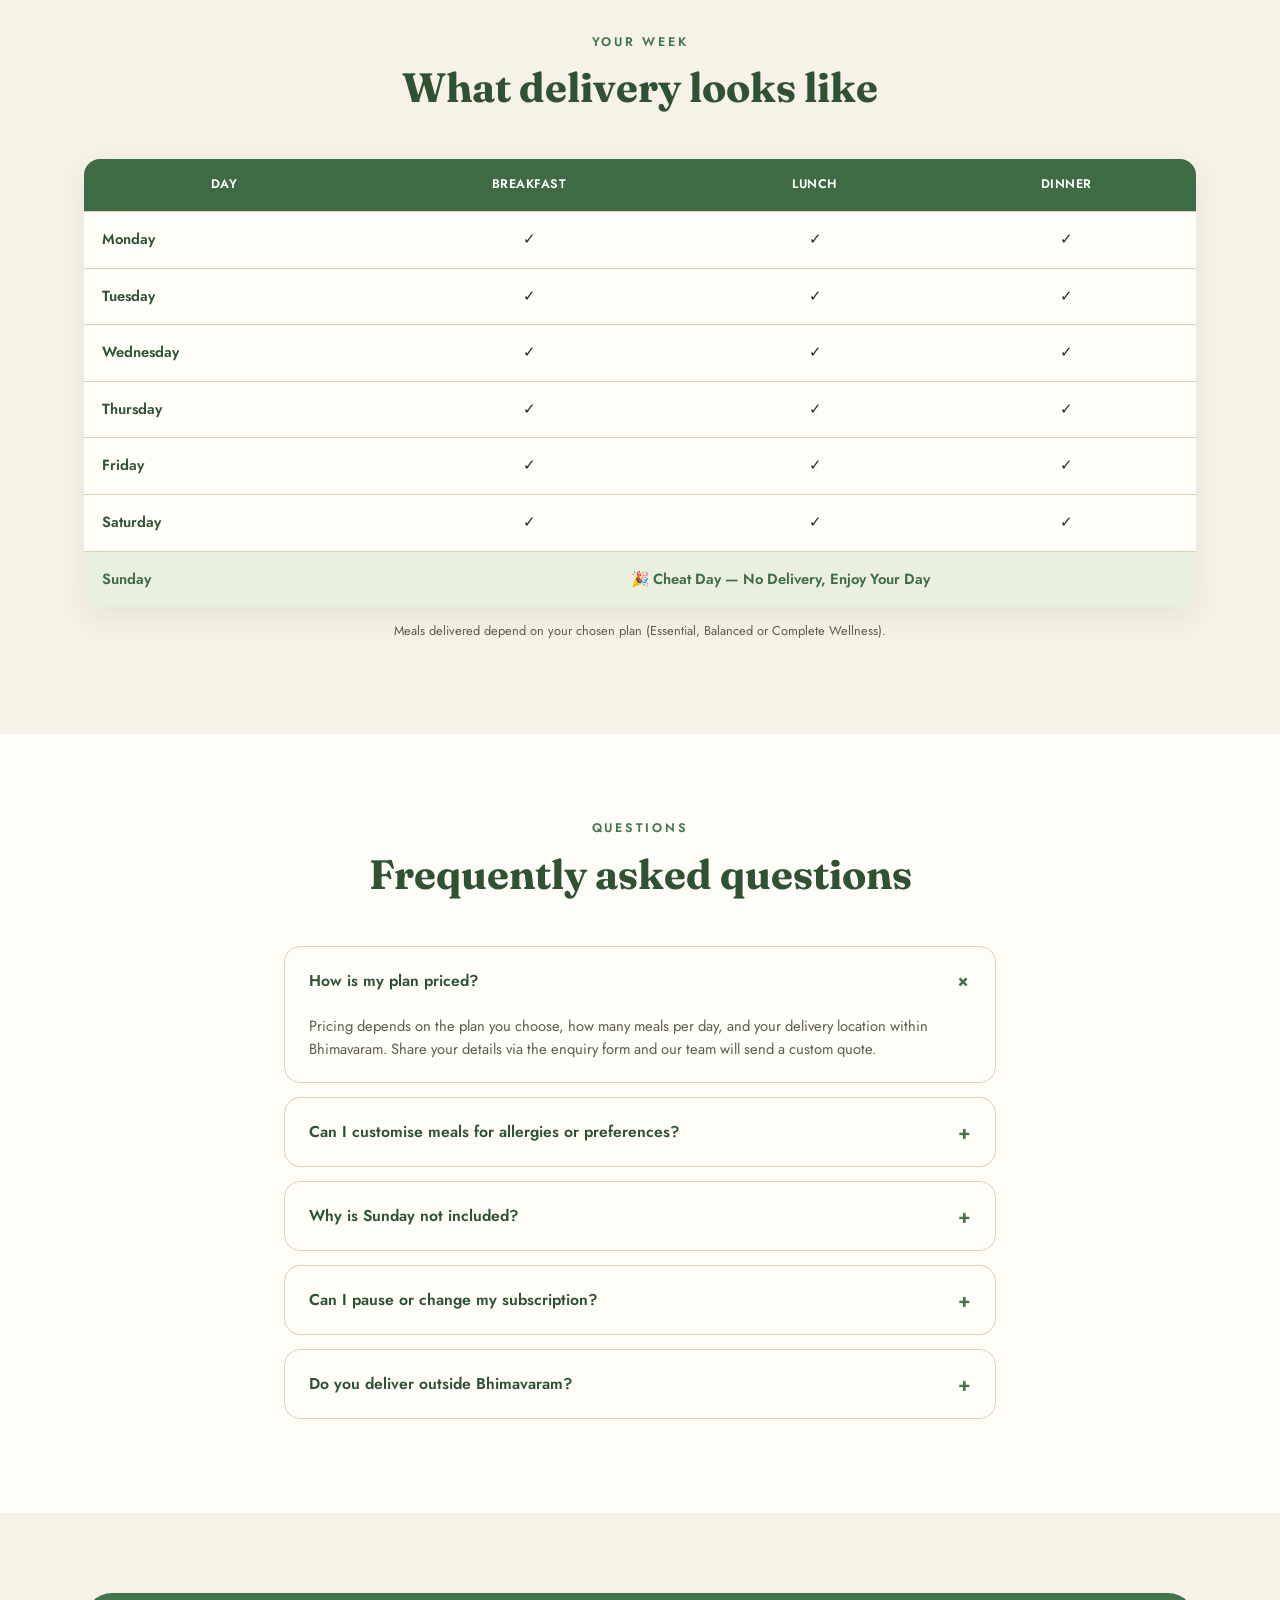
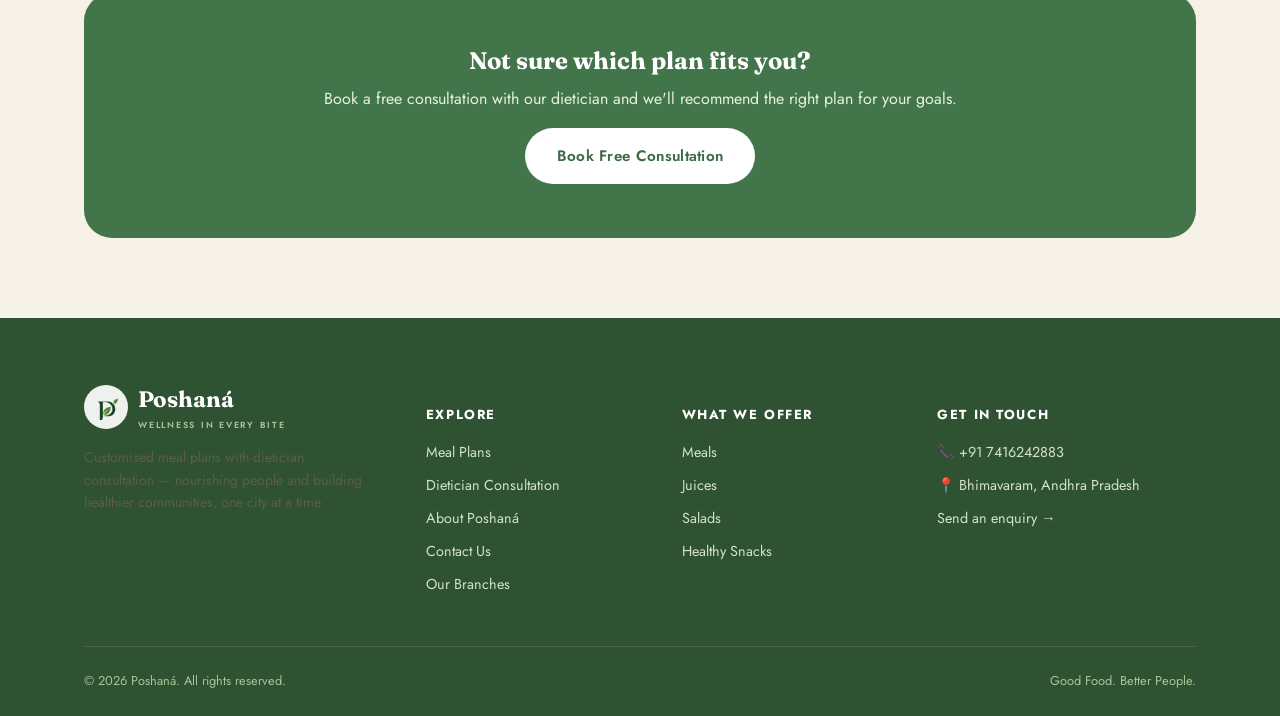
<file: plans.html>
<!DOCTYPE html>
<html lang="en">
<head>
<meta charset="UTF-8">
<meta name="viewport" content="width=device-width, initial-scale=1.0">
<title>Meal Plans & Pricing | Poshaná</title>
<meta name="description" content="Explore Poshaná's customised monthly meal plans — Essential, Balanced and Complete Wellness — each with dietician consultation and fresh daily delivery.">
<link rel="icon" type="image/png" href="assets/favicon.png">
<link rel="preconnect" href="https://fonts.googleapis.com">
<link rel="preconnect" href="https://fonts.gstatic.com" crossorigin>
<link href="https://fonts.googleapis.com/css2?family=Fraunces:opsz,wght@9..144,500;9..144,600;9..144,700&family=Jost:wght@400;500;600;700&display=swap" rel="stylesheet">
<link rel="stylesheet" href="css/styles.css">
</head>
<body>

<header class="site-header">
  <nav class="nav">
    <a href="index.html" class="brand">
      <span class="brand-mark"><img src="assets/logo-icon.png" alt="Poshaná logo"></span>
      <span class="brand-text">Poshaná<small>Wellness in Every Bite</small></span>
    </a>
    <ul class="nav-links">
      <li><a href="index.html">Home</a></li>
      <li><a href="plans.html">Meal Plans</a></li>
      <li><a href="dietician.html">Dietician Consultation</a></li>
      <li><a href="about.html">About</a></li>
      <li><a href="contact.html">Contact</a></li>
      <li><a href="branches.html">Our Branches</a></li>
      <li class="nav-links-mobile"><a href="tel:+917416242883">📞 +91 7416242883</a></li>
      <li class="nav-links-mobile"><a href="contact.html#enquire" class="btn btn-primary btn-block">Enquire Now</a></li>
    </ul>
    <div class="nav-cta">
      <a href="tel:+917416242883" class="nav-phone nav-phone-text">📞 +91 7416242883</a>
      <a href="contact.html#enquire" class="btn btn-primary">Enquire Now</a>
      <button class="nav-toggle" aria-label="Toggle menu"><span></span><span></span><span></span></button>
    </div>
  </nav>
</header>

<section class="page-header">
  <div class="container">
    <div class="breadcrumb"><a href="index.html">Home</a> / Meal Plans</div>
    <span class="eyebrow">Subscription plans</span>
    <h1>Meal plans built around your goals</h1>
    <p>Every Poshaná subscription includes dietician consultation, fresh daily delivery and the flexibility to adjust as your goals change.</p>
  </div>
</section>

<section class="section">
  <div class="container">
    <div class="grid-3">
      <div class="plan-card">
        <h3>Essential</h3>
        <p class="plan-tagline">One meal a day, done right</p>
        <ul class="plan-feature-list">
          <li>1 meal/day — your choice of lunch or dinner</li>
          <li>Initial dietician consultation + monthly check-in</li>
          <li>Mon–Sat delivery, Sunday off</li>
          <li>Portion-controlled, macro-balanced meals</li>
          <li>Ideal for a single focused meal upgrade</li>
        </ul>
        <a href="contact.html#enquire" class="btn btn-outline btn-block">Get a Custom Quote</a>
      </div>
      <div class="plan-card featured">
        <span class="plan-badge">Most Popular</span>
        <h3>Balanced</h3>
        <p class="plan-tagline">Two meals, fully guided</p>
        <ul class="plan-feature-list">
          <li>2 meals/day — pick any two of breakfast, lunch, dinner</li>
          <li>Bi-weekly dietician consultation</li>
          <li>Mon–Sat delivery, Sunday off</li>
          <li>Personalised diet chart + progress tracking</li>
          <li>Best for steady, sustainable results</li>
        </ul>
        <a href="contact.html#enquire" class="btn btn-light btn-block">Get a Custom Quote</a>
      </div>
      <div class="plan-card">
        <h3>Complete Wellness</h3>
        <p class="plan-tagline">All 3 meals, full support</p>
        <ul class="plan-feature-list">
          <li>Breakfast, lunch & dinner — every day we deliver</li>
          <li>Weekly dietician consultation</li>
          <li>Mon–Sat delivery, Sunday off</li>
          <li>Personalised macro tracking & plan revisions</li>
          <li>Built for complete, hands-off nutrition</li>
        </ul>
        <a href="contact.html#enquire" class="btn btn-outline btn-block">Get a Custom Quote</a>
      </div>
    </div>
    <p class="text-center form-note" style="margin-top:24px;">Pricing depends on your plan, meal selection and delivery area — share your details and we'll send a custom quote.</p>
  </div>
</section>

<section class="section section-alt">
  <div class="container">
    <div class="section-header">
      <span class="eyebrow">Included in every plan</span>
      <h2>More than meals — a complete wellness system</h2>
    </div>
    <div class="grid-4">
      <div class="feature-item">
        <div class="feature-icon">🩺</div>
        <h4>Dietician Consultation</h4>
        <p>Every plan starts with a 1:1 consultation to understand your goals.</p>
      </div>
      <div class="feature-item">
        <div class="feature-icon">🚚</div>
        <h4>Fresh Daily Delivery</h4>
        <p>Cooked same-day and delivered straight to your door.</p>
      </div>
      <div class="feature-item">
        <div class="feature-icon">🗓️</div>
        <h4>Mon–Sat Schedule</h4>
        <p>Six days of structured nutrition, Sunday is yours.</p>
      </div>
      <div class="feature-item">
        <div class="feature-icon">⚙️</div>
        <h4>Full Customization</h4>
        <p>Allergies, preferences and goals — your plan adapts to you.</p>
      </div>
    </div>
  </div>
</section>

<section class="section">
  <div class="container">
    <div class="section-header">
      <span class="eyebrow">Your week</span>
      <h2>What delivery looks like</h2>
    </div>
    <div class="table-scroll">
    <table class="schedule-table">
      <thead>
        <tr><th>Day</th><th>Breakfast</th><th>Lunch</th><th>Dinner</th></tr>
      </thead>
      <tbody>
        <tr><td class="day-name">Monday</td><td>✓</td><td>✓</td><td>✓</td></tr>
        <tr><td class="day-name">Tuesday</td><td>✓</td><td>✓</td><td>✓</td></tr>
        <tr><td class="day-name">Wednesday</td><td>✓</td><td>✓</td><td>✓</td></tr>
        <tr><td class="day-name">Thursday</td><td>✓</td><td>✓</td><td>✓</td></tr>
        <tr><td class="day-name">Friday</td><td>✓</td><td>✓</td><td>✓</td></tr>
        <tr><td class="day-name">Saturday</td><td>✓</td><td>✓</td><td>✓</td></tr>
        <tr class="cheat-day"><td class="day-name">Sunday</td><td colspan="3">🎉 Cheat Day — No Delivery, Enjoy Your Day</td></tr>
      </tbody>
    </table>
    </div>
    <p class="form-note text-center" style="margin-top:14px;">Meals delivered depend on your chosen plan (Essential, Balanced or Complete Wellness).</p>
  </div>
</section>

<section class="section section-alt">
  <div class="container" style="max-width:760px;">
    <div class="section-header">
      <span class="eyebrow">Questions</span>
      <h2>Frequently asked questions</h2>
    </div>
    <div class="faq-item open">
      <button class="faq-q">How is my plan priced? <span class="icon">+</span></button>
      <div class="faq-a"><p>Pricing depends on the plan you choose, how many meals per day, and your delivery location within Bhimavaram. Share your details via the enquiry form and our team will send a custom quote.</p></div>
    </div>
    <div class="faq-item">
      <button class="faq-q">Can I customise meals for allergies or preferences? <span class="icon">+</span></button>
      <div class="faq-a"><p>Yes. During your dietician consultation, let us know about allergies, intolerances or preferences (vegetarian, high-protein, low-carb, etc.) and your plan will be built around them.</p></div>
    </div>
    <div class="faq-item">
      <button class="faq-q">Why is Sunday not included? <span class="icon">+</span></button>
      <div class="faq-a"><p>We deliver Monday through Saturday so you can enjoy a well-earned cheat meal on Sundays — sustainable nutrition means room to live a little.</p></div>
    </div>
    <div class="faq-item">
      <button class="faq-q">Can I pause or change my subscription? <span class="icon">+</span></button>
      <div class="faq-a"><p>Yes, plans can be paused or adjusted — reach out to our team ahead of your next billing cycle and we'll take care of it.</p></div>
    </div>
    <div class="faq-item">
      <button class="faq-q">Do you deliver outside Bhimavaram? <span class="icon">+</span></button>
      <div class="faq-a"><p>At launch we're focused on Bhimavaram. Leave your details on our contact page and we'll let you know as soon as we expand to your area.</p></div>
    </div>
  </div>
</section>

<section class="section">
  <div class="container">
    <div class="cta-banner">
      <h2>Not sure which plan fits you?</h2>
      <p>Book a free consultation with our dietician and we'll recommend the right plan for your goals.</p>
      <a href="contact.html#enquire" class="btn btn-light">Book Free Consultation</a>
    </div>
  </div>
</section>

<footer class="site-footer">
  <div class="container">
    <div class="footer-grid">
      <div class="footer-brand">
        <a href="index.html" class="brand">
          <span class="brand-mark"><img src="assets/logo-icon.png" alt="Poshaná logo"></span>
          <span class="brand-text">Poshaná<small>Wellness in Every Bite</small></span>
        </a>
        <p class="footer-about">Customised meal plans with dietician consultation — nourishing people and building healthier communities, one city at a time.</p>
      </div>
      <div class="footer-col">
        <h5>Explore</h5>
        <ul>
          <li><a href="plans.html">Meal Plans</a></li>
          <li><a href="dietician.html">Dietician Consultation</a></li>
          <li><a href="about.html">About Poshaná</a></li>
          <li><a href="contact.html">Contact Us</a></li>
          <li><a href="branches.html">Our Branches</a></li>
        </ul>
      </div>
      <div class="footer-col">
        <h5>What We Offer</h5>
        <ul>
          <li>Meals</li>
          <li>Juices</li>
          <li>Salads</li>
          <li>Healthy Snacks</li>
        </ul>
      </div>
      <div class="footer-col">
        <h5>Get In Touch</h5>
        <ul>
          <li>📞 <a href="tel:+917416242883">+91 7416242883</a></li>
          <li>📍 Bhimavaram, Andhra Pradesh</li>
          <li><a href="contact.html#enquire">Send an enquiry →</a></li>
        </ul>
      </div>
    </div>
    <div class="footer-bottom">
      <span>© <span class="current-year">2026</span> Poshaná. All rights reserved.</span>
      <span>Good Food. Better People.</span>
    </div>
  </div>
</footer>

<script type="module" src="js/firebase.js"></script>
<script src="js/script.js"></script>
</body>
</html>
</file>
<file: css/styles.css>
/* ============================================
   Poshaná — Wellness in Every Bite
   Shared stylesheet
   ============================================ */

:root {
  --cream: #f7f2e7;
  --cream-dark: #eee5d2;
  --paper: #fffdf8;
  --green-900: #2f5233;
  --green-800: #3e6a44;
  --green-700: #43754b;
  --green-600: #5c9158;
  --green-300: #a9c497;
  --green-200: #d3e4c4;
  --green-100: #e9f0e0;
  --text: #2a2a20;
  --text-muted: #5c5c4e;
  --border: #dcd2b8;
  --shadow: 0 10px 30px rgba(31, 51, 33, 0.08);
  --radius-sm: 8px;
  --radius-md: 16px;
  --radius-lg: 28px;
  --font-display: "Fraunces", Georgia, serif;
  --font-body: "Jost", "Segoe UI", sans-serif;
}

* { box-sizing: border-box; }

html { scroll-behavior: smooth; }

body {
  margin: 0;
  font-family: var(--font-body);
  color: var(--text);
  background: var(--cream);
  line-height: 1.6;
}

img { max-width: 100%; display: block; }

a { color: inherit; text-decoration: none; }

ul { margin: 0; padding: 0; list-style: none; }

h1, h2, h3, h4 {
  font-family: var(--font-display);
  color: var(--green-900);
  margin: 0 0 0.5em;
  line-height: 1.15;
}

p { margin: 0 0 1em; color: var(--text-muted); }

.container {
  width: 100%;
  max-width: 1160px;
  margin: 0 auto;
  padding: 0 24px;
}

.eyebrow {
  display: inline-block;
  font-family: var(--font-body);
  font-size: 0.78rem;
  font-weight: 600;
  letter-spacing: 0.22em;
  text-transform: uppercase;
  color: var(--green-700);
  margin-bottom: 0.9em;
}

.section {
  padding: 80px 0;
}

.section-header {
  max-width: 640px;
  margin: 0 auto 48px;
  text-align: center;
}

.section-header h2 { font-size: clamp(1.8rem, 3.2vw, 2.6rem); }

.section-alt { background: var(--paper); }

.section-dark {
  background: var(--green-900);
  color: var(--green-100);
}
.section-dark h2, .section-dark h3 { color: #fff; }
.section-dark p { color: var(--green-200); }

/* Buttons */
.btn {
  display: inline-flex;
  align-items: center;
  gap: 8px;
  padding: 14px 30px;
  border-radius: 999px;
  font-family: var(--font-body);
  font-weight: 600;
  font-size: 0.95rem;
  letter-spacing: 0.02em;
  border: 2px solid transparent;
  cursor: pointer;
  transition: transform 0.15s ease, box-shadow 0.15s ease, background 0.15s ease, color 0.15s ease;
}
.btn:hover { transform: translateY(-2px); }

.btn-primary {
  background: var(--green-700);
  color: #fff;
  box-shadow: 0 8px 20px rgba(58, 92, 56, 0.35);
}
.btn-primary:hover { background: var(--green-800); }

.btn-outline {
  background: transparent;
  border-color: var(--green-700);
  color: var(--green-700);
}
.btn-outline:hover { background: var(--green-700); color: #fff; }

.btn-light {
  background: #fff;
  color: var(--green-800);
}
.btn-light:hover { background: var(--green-100); }

.btn-block { width: 100%; justify-content: center; }

/* ============ Header ============ */
.site-header {
  position: sticky;
  top: 0;
  z-index: 50;
  background: rgba(247, 242, 231, 0.92);
  backdrop-filter: blur(8px);
  border-bottom: 1px solid var(--border);
}

.nav {
  display: flex;
  align-items: center;
  justify-content: space-between;
  padding: 14px 24px;
  max-width: 1160px;
  margin: 0 auto;
}

.brand { display: flex; align-items: center; gap: 10px; }
.brand-mark {
  width: 44px;
  height: 44px;
  flex-shrink: 0;
  border-radius: 50%;
  background: var(--green-100);
  display: flex;
  align-items: center;
  justify-content: center;
  padding: 7px;
}
.brand-mark img {
  width: 100%;
  height: 100%;
  object-fit: contain;
}
.footer-brand .brand-mark { background: rgba(255, 255, 255, 0.92); }
.brand-text {
  font-family: var(--font-display);
  font-weight: 700;
  font-size: 1.4rem;
  color: var(--green-900);
}
.brand-text small {
  display: block;
  font-family: var(--font-body);
  font-size: 0.55rem;
  font-weight: 600;
  letter-spacing: 0.2em;
  color: var(--green-700);
  text-transform: uppercase;
}

.nav-links {
  display: flex;
  align-items: center;
  gap: 22px;
}
.nav-links a {
  font-size: 0.92rem;
  font-weight: 500;
  letter-spacing: 0.02em;
  color: var(--text);
  position: relative;
  padding: 6px 0;
  white-space: nowrap;
}
.nav-links a:hover, .nav-links a.active { color: var(--green-700); }
.nav-links a.active::after {
  content: "";
  position: absolute;
  left: 0; right: 0; bottom: -2px;
  height: 2px;
  background: var(--green-600);
  border-radius: 2px;
}

.nav-cta { display: flex; align-items: center; gap: 14px; }
.nav-phone {
  display: flex;
  align-items: center;
  gap: 6px;
  font-size: 0.9rem;
  font-weight: 600;
  color: var(--green-800);
  white-space: nowrap;
}

@media (max-width: 920px) {
  .nav-phone-text { display: none; }
}

.nav-toggle {
  display: none;
  flex-direction: column;
  gap: 5px;
  background: none;
  border: none;
  cursor: pointer;
  padding: 6px;
}
.nav-toggle span {
  width: 24px;
  height: 2px;
  background: var(--green-900);
  border-radius: 2px;
}

/* ============ Hero ============ */
.hero {
  position: relative;
  overflow: hidden;
  padding: 72px 0 90px;
  background:
    radial-gradient(circle at 15% 20%, var(--green-200) 0%, transparent 45%),
    radial-gradient(circle at 85% 80%, var(--green-100) 0%, transparent 50%),
    var(--cream);
}

.hero-badge {
  display: inline-flex;
  align-items: center;
  gap: 10px;
  background: var(--green-700);
  color: #fff;
  padding: 10px 22px;
  border-radius: 999px;
  font-size: 0.85rem;
  font-weight: 600;
  letter-spacing: 0.15em;
  text-transform: uppercase;
  margin-bottom: 26px;
}
.hero-badge .dot {
  width: 8px; height: 8px;
  border-radius: 50%;
  background: #cfe8b8;
  animation: pulse 1.6s infinite;
}
@keyframes pulse {
  0%, 100% { opacity: 1; transform: scale(1); }
  50% { opacity: 0.4; transform: scale(1.4); }
}

.hero-grid {
  display: grid;
  grid-template-columns: 1.1fr 0.9fr;
  gap: 48px;
  align-items: center;
}

.hero h1 {
  font-size: clamp(2.4rem, 5vw, 3.6rem);
  margin-bottom: 0.3em;
}
.hero h1 .accent { color: var(--green-700); }

.hero-lede {
  font-size: 1.1rem;
  max-width: 480px;
}

.hero-actions {
  display: flex;
  flex-wrap: wrap;
  gap: 16px;
  margin-top: 30px;
}

.hero-meta {
  margin-top: 36px;
  display: flex;
  gap: 28px;
  flex-wrap: wrap;
}
.hero-meta div { font-size: 0.9rem; color: var(--text-muted); }
.hero-meta strong { display: block; color: var(--green-900); font-family: var(--font-display); font-size: 1.3rem; }

.hero-art {
  position: relative;
  background: var(--paper);
  border-radius: var(--radius-lg);
  box-shadow: var(--shadow);
  padding: 32px;
  border: 1px solid var(--border);
}
.hero-art-leaf {
  position: absolute;
  top: -30px; right: -20px;
  width: 90px;
  opacity: 0.5;
}
.hero-tags {
  display: flex;
  flex-wrap: wrap;
  gap: 10px;
  margin-top: 20px;
}
.hero-tag {
  background: var(--green-100);
  color: var(--green-800);
  font-size: 0.8rem;
  font-weight: 600;
  padding: 8px 14px;
  border-radius: 999px;
}

/* ============ Feature strip ============ */
.feature-strip {
  display: grid;
  grid-template-columns: repeat(4, 1fr);
  gap: 20px;
  margin-top: 56px;
}
.feature-item {
  text-align: center;
  padding: 10px;
}
.feature-icon {
  width: 56px; height: 56px;
  margin: 0 auto 12px;
  border-radius: 50%;
  background: var(--green-200);
  display: flex; align-items: center; justify-content: center;
  color: var(--green-800);
}
.feature-item h4 { font-size: 0.95rem; margin-bottom: 0.2em; }
.feature-item p { font-size: 0.82rem; margin: 0; }

/* ============ Cards ============ */
.grid-3 { display: grid; grid-template-columns: repeat(3, 1fr); gap: 28px; }
.grid-2 { display: grid; grid-template-columns: repeat(2, 1fr); gap: 28px; }
.grid-4 { display: grid; grid-template-columns: repeat(4, 1fr); gap: 24px; }

.card {
  background: var(--paper);
  border: 1px solid var(--border);
  border-radius: var(--radius-md);
  padding: 32px;
  box-shadow: var(--shadow);
}

.step-card {
  position: relative;
  background: var(--paper);
  border: 1px solid var(--border);
  border-radius: var(--radius-md);
  padding: 30px 26px;
}
.step-num {
  display: inline-flex;
  align-items: center;
  justify-content: center;
  width: 40px; height: 40px;
  border-radius: 50%;
  background: var(--green-700);
  color: #fff;
  font-family: var(--font-display);
  font-weight: 700;
  margin-bottom: 16px;
}

/* ============ Plan cards ============ */
.plan-card {
  background: var(--paper);
  border: 1px solid var(--border);
  border-radius: var(--radius-lg);
  padding: 36px 30px;
  display: flex;
  flex-direction: column;
  box-shadow: var(--shadow);
  position: relative;
}
.plan-card.featured {
  border-color: var(--green-700);
  background: var(--green-900);
  color: #fff;
  transform: translateY(-10px);
}
.plan-card.featured h3, .plan-card.featured .plan-tagline { color: #fff; }
.plan-card.featured .plan-feature-list li { color: var(--green-100); }
.plan-card.featured .plan-feature-list li::before { color: var(--green-300); }
.plan-badge {
  position: absolute;
  top: -14px; left: 30px;
  background: var(--green-600);
  color: #fff;
  font-size: 0.72rem;
  font-weight: 700;
  letter-spacing: 0.1em;
  text-transform: uppercase;
  padding: 6px 14px;
  border-radius: 999px;
}
.plan-tagline { font-size: 0.88rem; color: var(--text-muted); margin-bottom: 20px; }
.plan-feature-list { margin: 0 0 28px; flex-grow: 1; }
.plan-feature-list li {
  padding-left: 26px;
  position: relative;
  margin-bottom: 12px;
  font-size: 0.92rem;
  color: var(--text-muted);
}
.plan-feature-list li::before {
  content: "✓";
  position: absolute;
  left: 0;
  color: var(--green-700);
  font-weight: 700;
}

/* ============ Schedule table ============ */
.table-scroll {
  border-radius: var(--radius-md);
  box-shadow: var(--shadow);
  overflow-x: auto;
  -webkit-overflow-scrolling: touch;
}
.schedule-table {
  width: 100%;
  min-width: 420px;
  border-collapse: collapse;
  background: var(--paper);
}
.schedule-table th, .schedule-table td {
  padding: 16px 18px;
  text-align: center;
  border-bottom: 1px solid var(--border);
  font-size: 0.92rem;
  white-space: nowrap;
}
.schedule-table thead th {
  background: var(--green-800);
  color: #fff;
  font-weight: 600;
  letter-spacing: 0.04em;
  text-transform: uppercase;
  font-size: 0.78rem;
}
.schedule-table tbody tr:last-child td { border-bottom: none; }
.schedule-table tbody tr.cheat-day { background: var(--green-100); }
.schedule-table tbody tr.cheat-day td { font-weight: 600; color: var(--green-800); white-space: normal; }
.schedule-table td.day-name { font-weight: 600; text-align: left; color: var(--green-900); }

@media (max-width: 480px) {
  .schedule-table { min-width: 0; }
  .schedule-table th, .schedule-table td {
    padding: 10px 8px;
    font-size: 0.78rem;
  }
  .schedule-table thead th { font-size: 0.62rem; padding: 10px 6px; }
}

/* ============ Values / mission ============ */
.mission-strip {
  display: flex;
  justify-content: space-between;
  gap: 24px;
  flex-wrap: wrap;
  padding: 36px 0;
  border-top: 1px solid rgba(255,255,255,0.15);
  border-bottom: 1px solid rgba(255,255,255,0.15);
  margin: 40px 0;
}
.mission-strip div { font-size: 0.85rem; letter-spacing: 0.08em; text-transform: uppercase; color: var(--green-200); }
.mission-strip strong { display: block; font-family: var(--font-display); font-size: 1.1rem; color: #fff; text-transform: none; letter-spacing: 0; }

/* ============ Forms ============ */
.form-wrap {
  background: var(--paper);
  border: 1px solid var(--border);
  border-radius: var(--radius-lg);
  padding: 36px;
  box-shadow: var(--shadow);
}
.form-row { display: grid; grid-template-columns: 1fr 1fr; gap: 18px; }
.field { margin-bottom: 18px; }
.field label {
  display: block;
  font-size: 0.82rem;
  font-weight: 600;
  color: var(--green-900);
  margin-bottom: 6px;
}
.field input, .field select, .field textarea {
  width: 100%;
  padding: 12px 14px;
  border: 1px solid var(--border);
  border-radius: var(--radius-sm);
  font-family: var(--font-body);
  font-size: 0.95rem;
  background: var(--cream);
  color: var(--text);
}
.field input:focus, .field select:focus, .field textarea:focus {
  outline: 2px solid var(--green-600);
  outline-offset: 1px;
}
.field textarea { resize: vertical; min-height: 100px; }

.form-note { font-size: 0.8rem; color: var(--text-muted); margin-top: 10px; }
.form-status {
  margin-top: 14px;
  font-size: 0.9rem;
  font-weight: 600;
  display: none;
}
.form-status.success { color: var(--green-700); display: block; }
.form-status.error { color: #a33; display: block; }

/* ============ Contact info blocks ============ */
.info-block {
  display: flex;
  gap: 16px;
  align-items: flex-start;
  margin-bottom: 26px;
}
.info-icon {
  width: 46px; height: 46px;
  border-radius: 50%;
  background: var(--green-200);
  color: var(--green-800);
  display: flex; align-items: center; justify-content: center;
  flex-shrink: 0;
}
.info-block h4 { margin-bottom: 4px; font-size: 1rem; }
.info-block p { margin: 0; font-size: 0.9rem; }

.map-frame {
  width: 100%;
  height: 280px;
  border: 0;
  border-radius: var(--radius-md);
  filter: grayscale(0.2);
}

/* ============ CTA banner ============ */
.cta-banner {
  background: var(--green-700);
  border-radius: var(--radius-lg);
  padding: 54px;
  text-align: center;
  color: #fff;
}
.cta-banner h2 { color: #fff; }
.cta-banner p { color: var(--green-100); }

/* ============ Footer ============ */
.site-footer {
  background: var(--green-900);
  color: var(--green-200);
  padding: 64px 0 24px;
}
.footer-grid {
  display: grid;
  grid-template-columns: 1.4fr 1fr 1fr 1.2fr;
  gap: 40px;
  padding-bottom: 40px;
  border-bottom: 1px solid rgba(255,255,255,0.12);
}
.footer-brand .brand-text { color: #fff; }
.footer-brand .brand-text small { color: var(--green-300); }
.footer-about { font-size: 0.88rem; margin-top: 14px; max-width: 280px; }
.footer-col h5 {
  color: #fff;
  font-family: var(--font-body);
  font-size: 0.82rem;
  font-weight: 700;
  letter-spacing: 0.12em;
  text-transform: uppercase;
  margin-bottom: 16px;
}
.footer-col ul li { margin-bottom: 10px; font-size: 0.9rem; }
.footer-col ul li a:hover { color: #fff; }
.footer-bottom {
  display: flex;
  justify-content: space-between;
  flex-wrap: wrap;
  gap: 10px;
  padding-top: 24px;
  font-size: 0.8rem;
  color: var(--green-300);
}

/* ============ Page header (inner pages) ============ */
.page-header {
  padding: 56px 0 40px;
  text-align: center;
  background:
    radial-gradient(circle at 10% 10%, var(--green-200) 0%, transparent 40%),
    var(--cream);
  border-bottom: 1px solid var(--border);
}
.page-header .eyebrow { margin-bottom: 14px; }
.page-header h1 { font-size: clamp(2rem, 4vw, 2.8rem); }
.page-header p { max-width: 560px; margin: 14px auto 0; }
.breadcrumb { font-size: 0.82rem; color: var(--text-muted); margin-bottom: 18px; }
.breadcrumb a { color: var(--green-700); font-weight: 600; }

/* ============ FAQ ============ */
.faq-item {
  background: var(--paper);
  border: 1px solid var(--border);
  border-radius: var(--radius-md);
  margin-bottom: 14px;
  overflow: hidden;
}
.faq-q {
  width: 100%;
  text-align: left;
  background: none;
  border: none;
  padding: 20px 24px;
  font-family: var(--font-body);
  font-weight: 600;
  font-size: 0.98rem;
  color: var(--green-900);
  cursor: pointer;
  display: flex;
  justify-content: space-between;
  align-items: center;
  gap: 14px;
}
.faq-q .icon { transition: transform 0.2s ease; font-size: 1.2rem; color: var(--green-700); }
.faq-item.open .faq-q .icon { transform: rotate(45deg); }
.faq-a {
  max-height: 0;
  overflow: hidden;
  transition: max-height 0.25s ease;
  padding: 0 24px;
}
.faq-item.open .faq-a { max-height: 240px; padding-bottom: 20px; }
.faq-a p { margin: 0; font-size: 0.92rem; }

/* ============ Branches ============ */
.branch-card {
  min-width: 0;
  background: var(--paper);
  border: 1px solid var(--border);
  border-radius: var(--radius-lg);
  padding: 32px;
  box-shadow: var(--shadow);
}
@media (max-width: 400px) {
  .branch-card { padding: 24px 20px; }
}
.branch-card-top {
  display: flex;
  flex-wrap: wrap;
  align-items: center;
  justify-content: space-between;
  gap: 10px 12px;
  margin-bottom: 18px;
}
.branch-city {
  font-family: var(--font-display);
  font-size: 1.5rem;
  color: var(--green-900);
  margin: 0;
}
.branch-status {
  display: inline-block;
  background: var(--green-700);
  color: #fff;
  font-size: 0.72rem;
  font-weight: 700;
  letter-spacing: 0.06em;
  text-transform: uppercase;
  padding: 6px 14px;
  border-radius: 999px;
  white-space: nowrap;
}
.branch-info-row {
  display: flex;
  align-items: center;
  gap: 10px;
  padding: 10px 0;
  border-top: 1px solid var(--border);
  font-size: 0.92rem;
}
.branch-info-row:first-of-type { border-top: none; }
.branch-info-row { min-width: 0; }
.branch-info-row a { color: var(--green-800); font-weight: 600; overflow-wrap: anywhere; }
.branch-info-row a:hover { color: var(--green-700); }
.branch-empty, .branch-loading {
  text-align: center;
  padding: 48px 20px;
  color: var(--text-muted);
  font-size: 0.95rem;
}

/* ============ Utility ============ */
.text-center { text-align: center; }
.mt-0 { margin-top: 0; }
.chip-row { display: flex; gap: 10px; flex-wrap: wrap; justify-content: center; }
.chip {
  background: var(--green-100);
  color: var(--green-800);
  font-size: 0.8rem;
  font-weight: 600;
  padding: 7px 16px;
  border-radius: 999px;
}

/* ============ Responsive ============ */
@media (max-width: 960px) {
  .hero-grid { grid-template-columns: 1fr; }
  .feature-strip { grid-template-columns: repeat(2, 1fr); }
  .grid-3, .grid-4 { grid-template-columns: repeat(2, 1fr); }
  .footer-grid { grid-template-columns: 1fr 1fr; }
  .plan-card.featured { transform: none; }
}

.nav-links-mobile { display: none; }

@media (max-width: 960px) {
  .nav-links, .nav-phone-text { display: none; }
  .nav-cta .btn-primary { display: none; }
  .nav-links.open {
    display: flex;
    position: absolute;
    top: 100%; left: 0; right: 0;
    background: var(--cream);
    flex-direction: column;
    padding: 20px 24px;
    border-bottom: 1px solid var(--border);
    gap: 16px;
  }
  .nav-links-mobile { display: block; }
  .nav-toggle { display: flex; }
}

@media (max-width: 720px) {
  .grid-3, .grid-4, .grid-2 { grid-template-columns: 1fr; }
  .feature-strip { grid-template-columns: 1fr 1fr; }
  .form-row { grid-template-columns: 1fr; }
  .footer-grid { grid-template-columns: 1fr; }
  .mission-strip { flex-direction: column; gap: 14px; }
  .cta-banner { padding: 36px 22px; }
  .section { padding: 56px 0; }
}

@media (max-width: 400px) {
  .nav { padding: 12px 16px; }
  .brand-text { font-size: 1.15rem; }
  .brand-text small { font-size: 0.5rem; }
  .brand-mark { width: 36px; height: 36px; }
}
</file>
